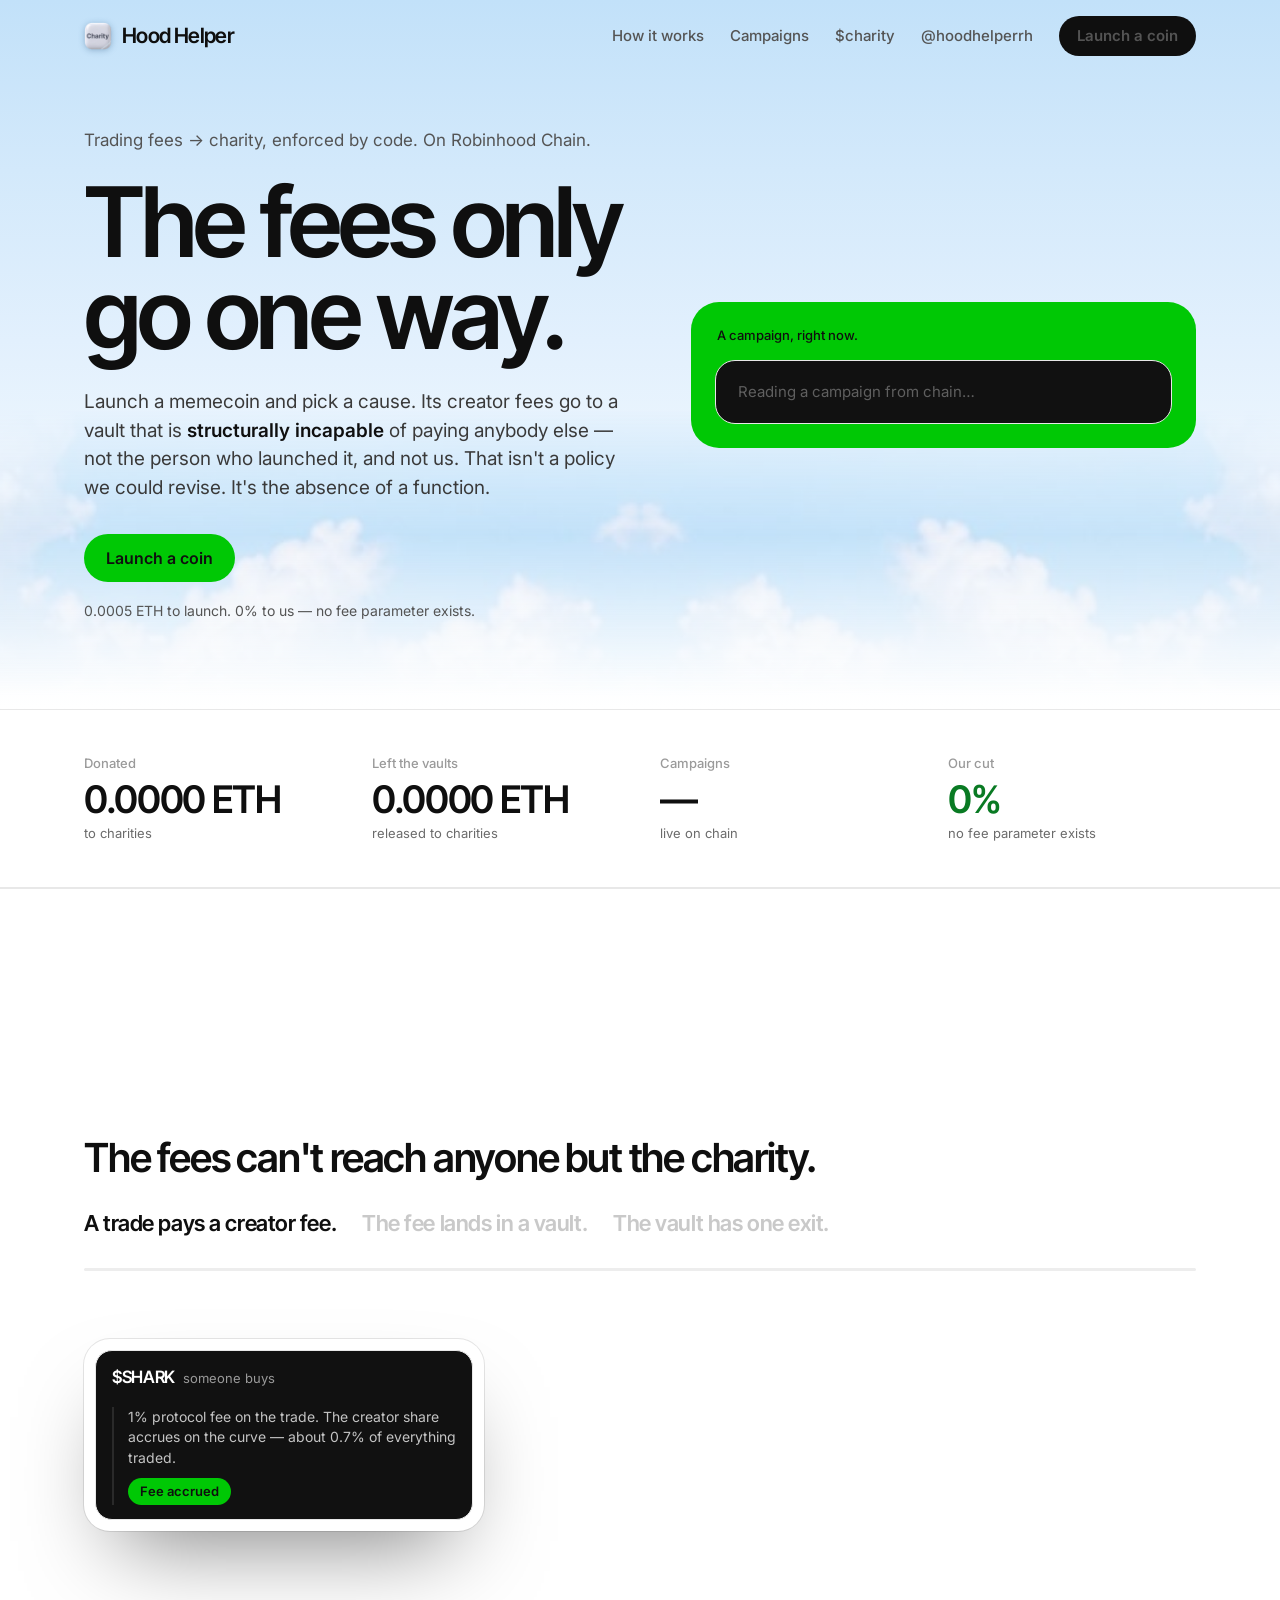
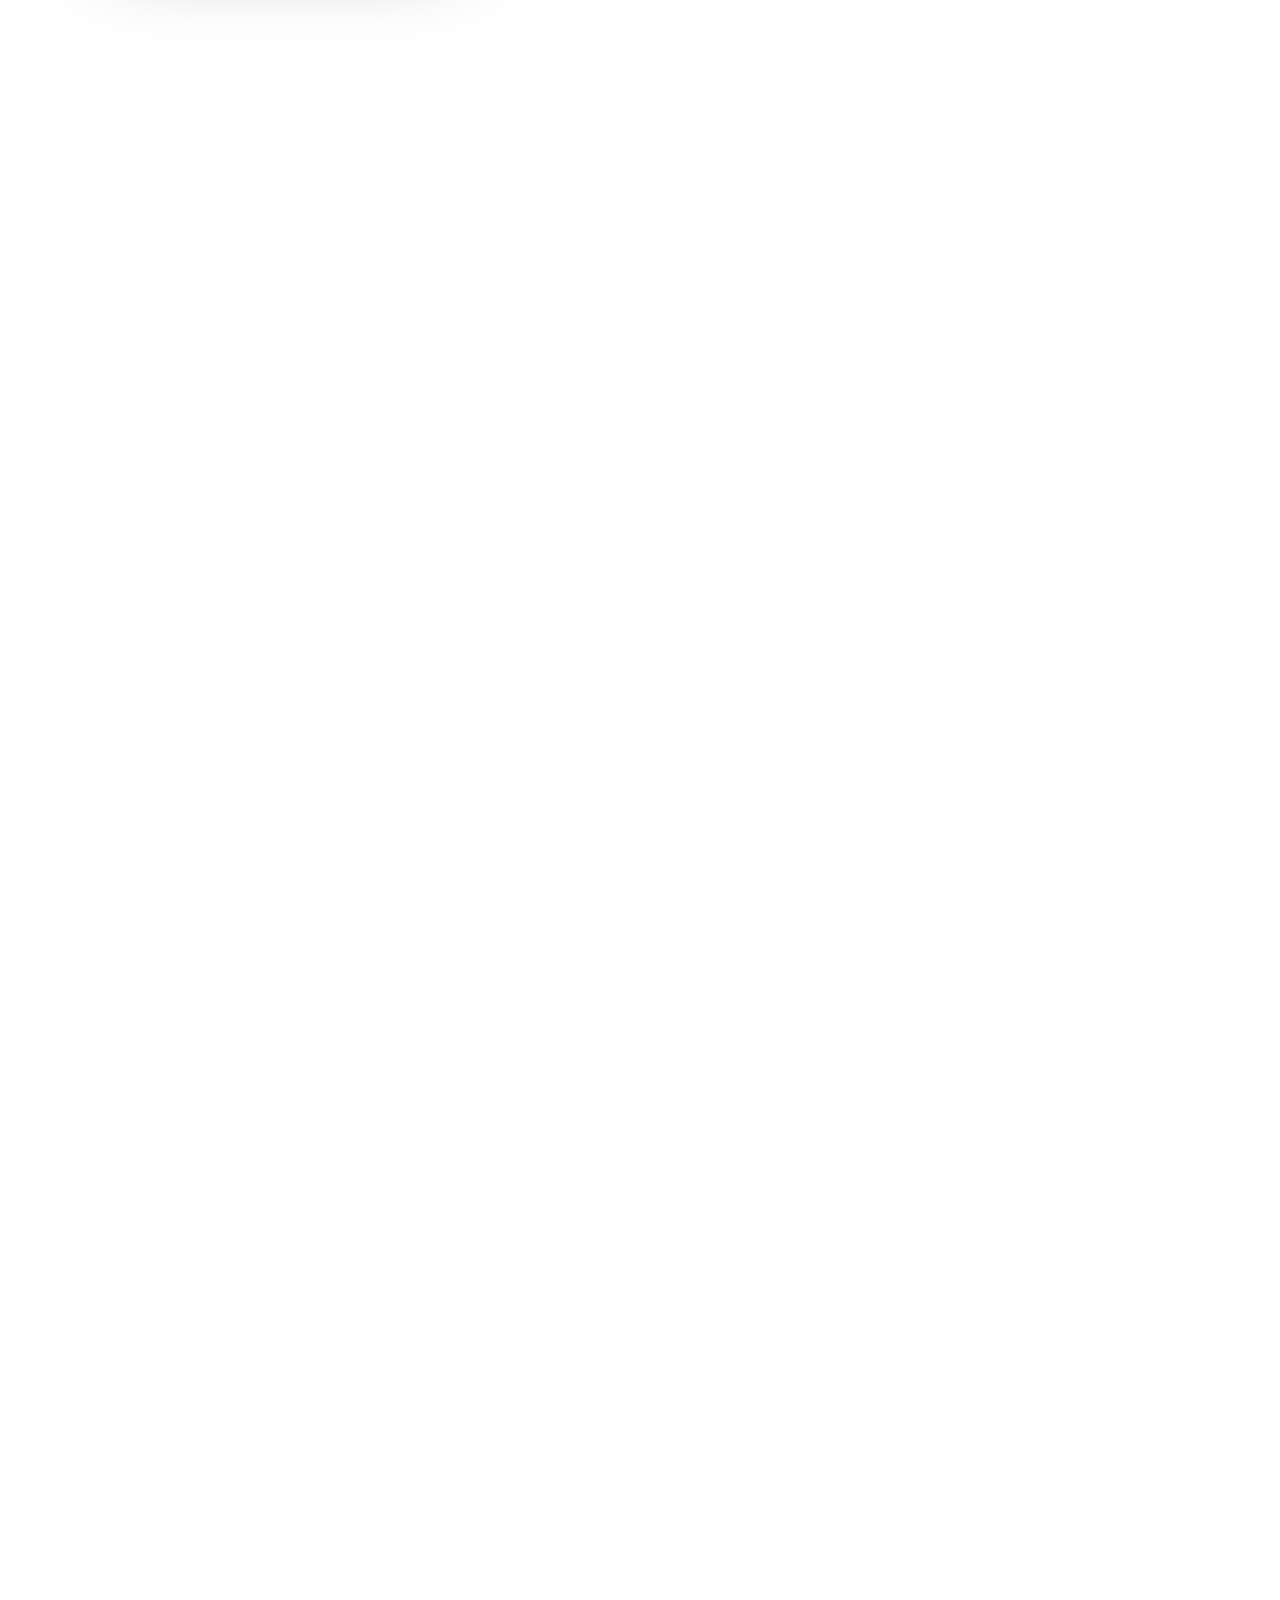
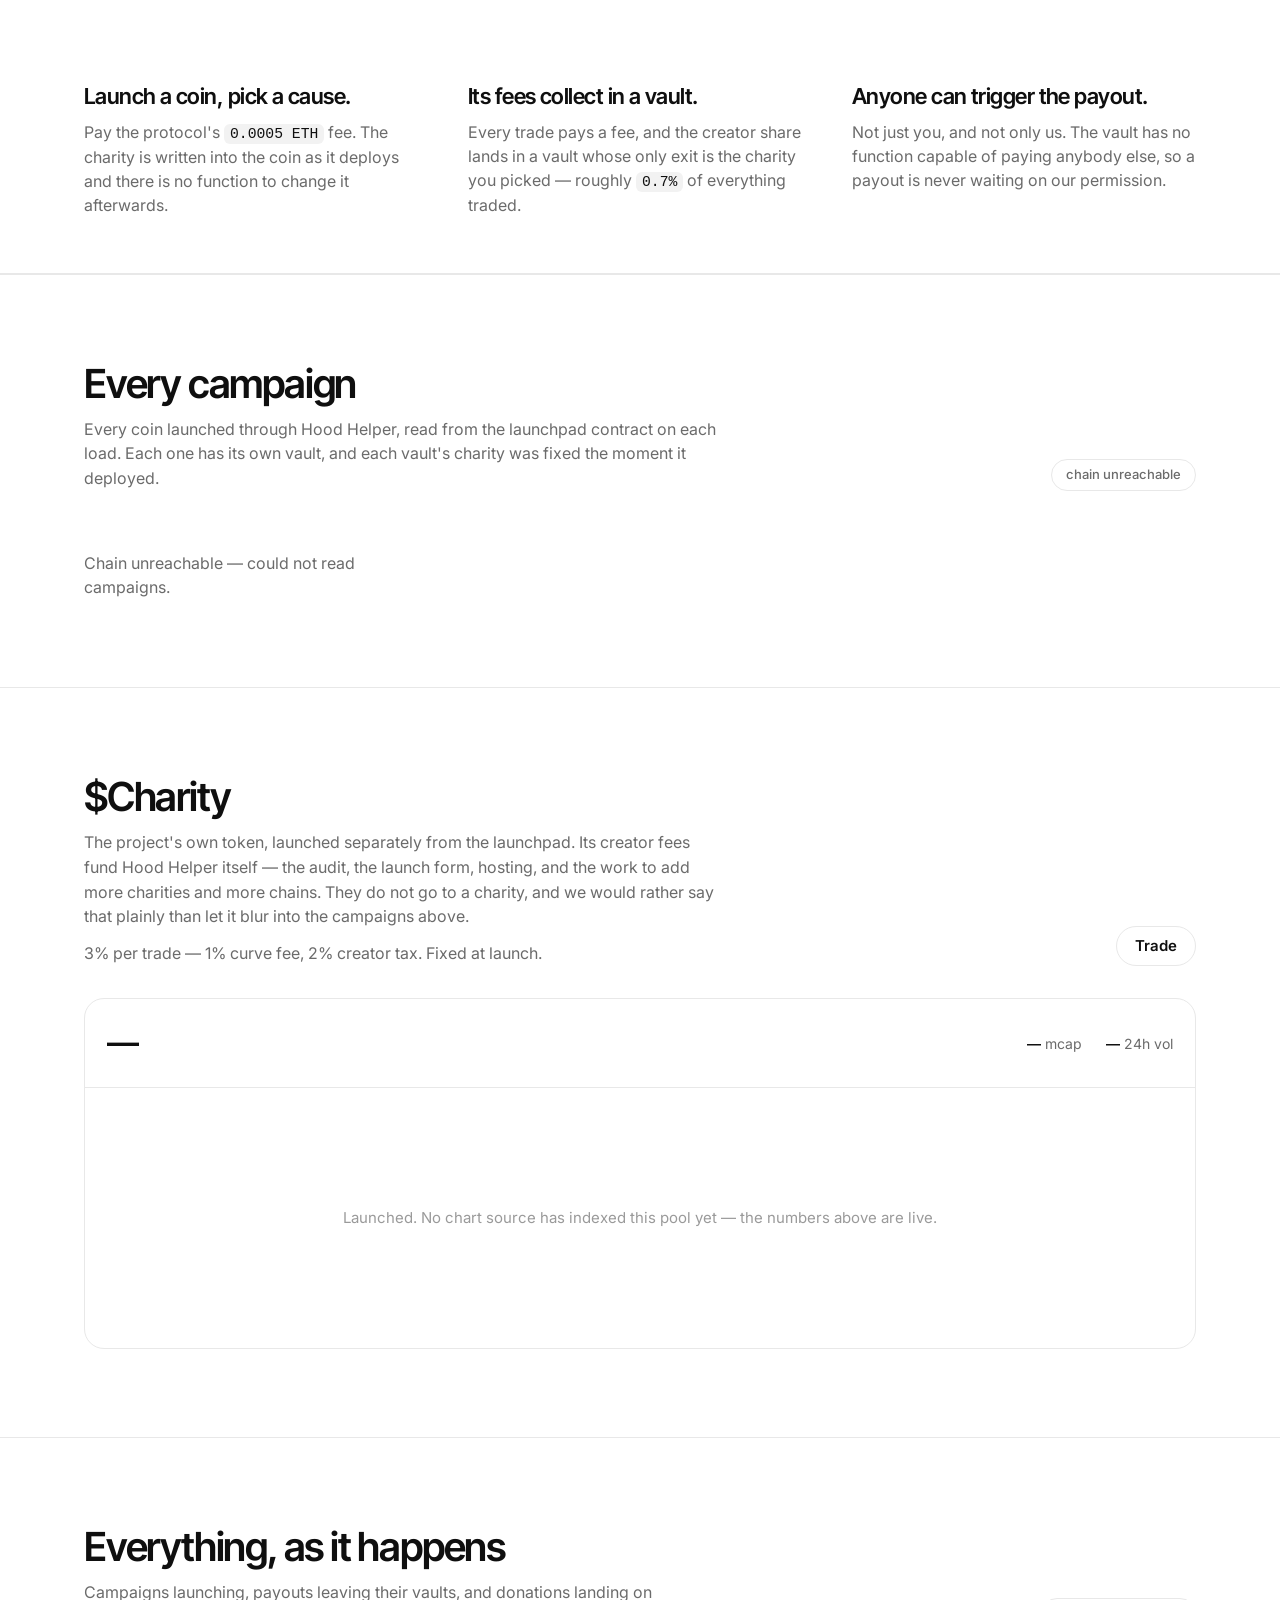
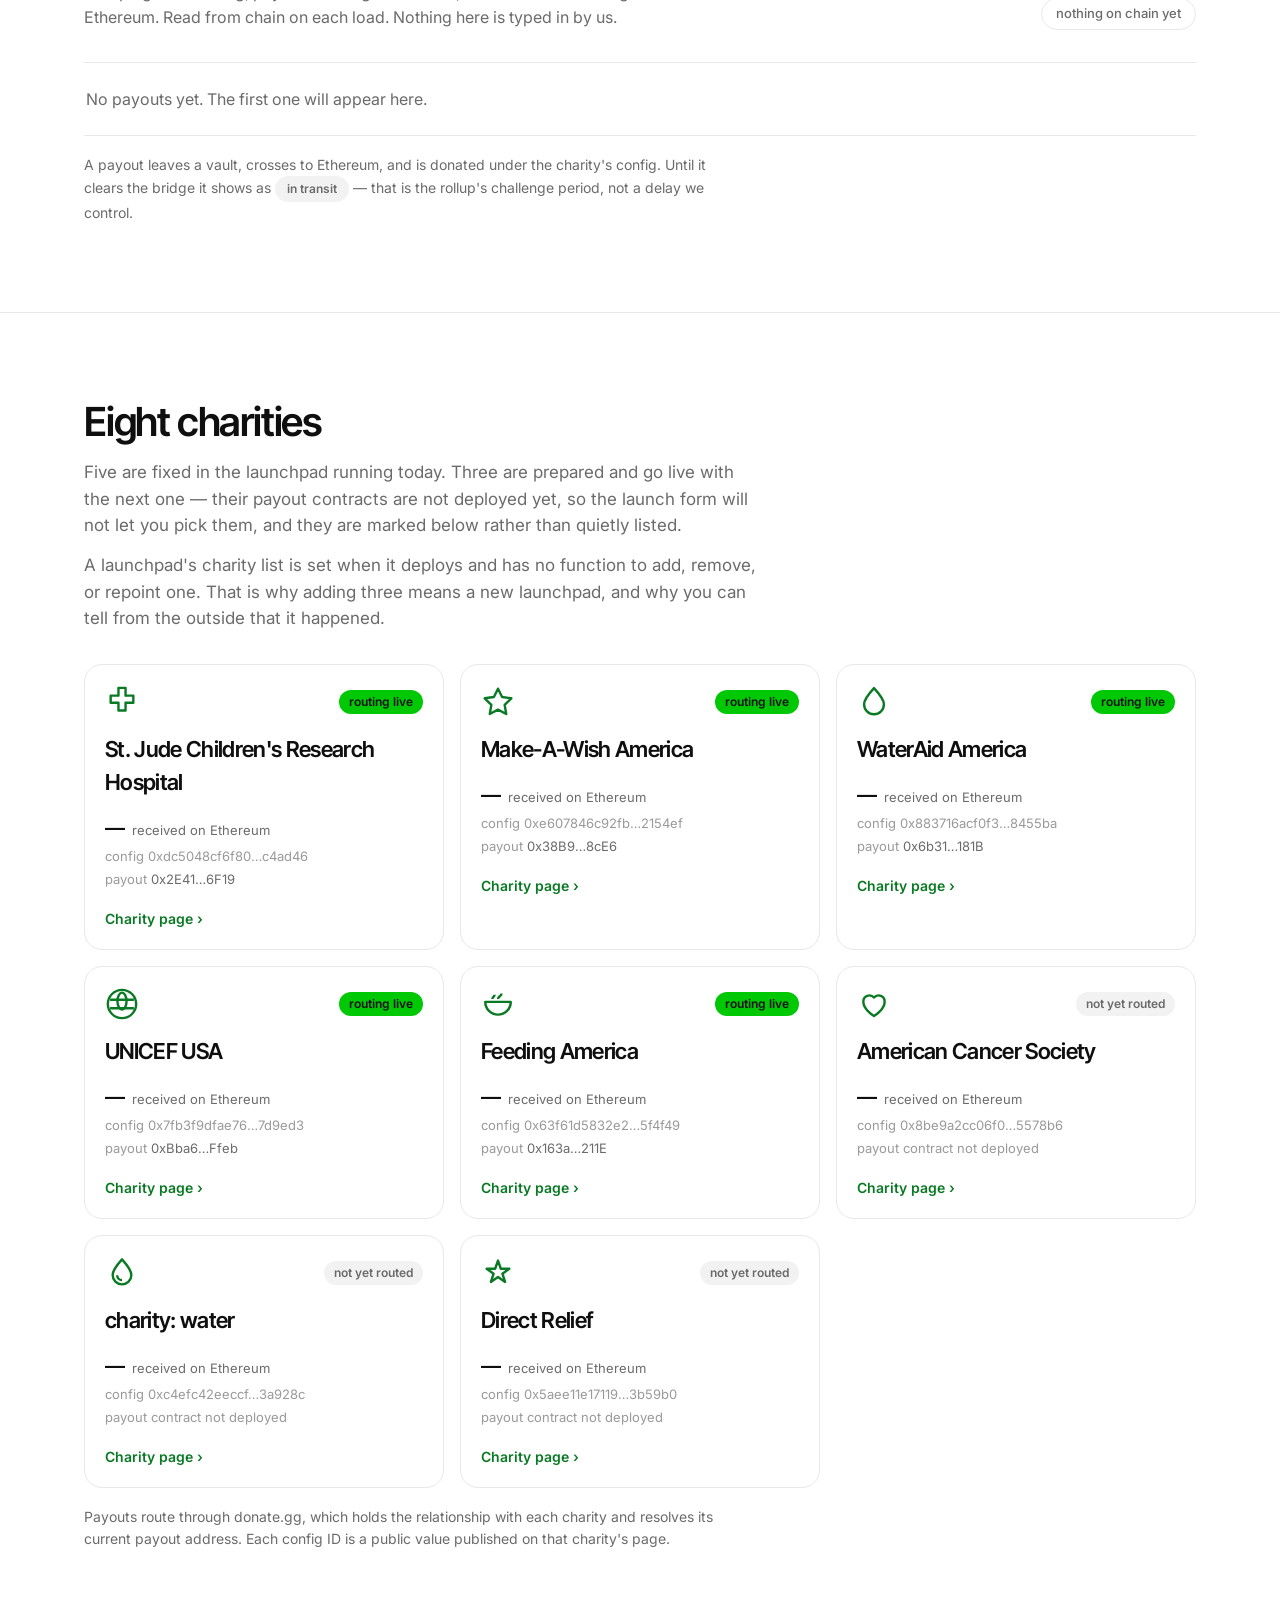
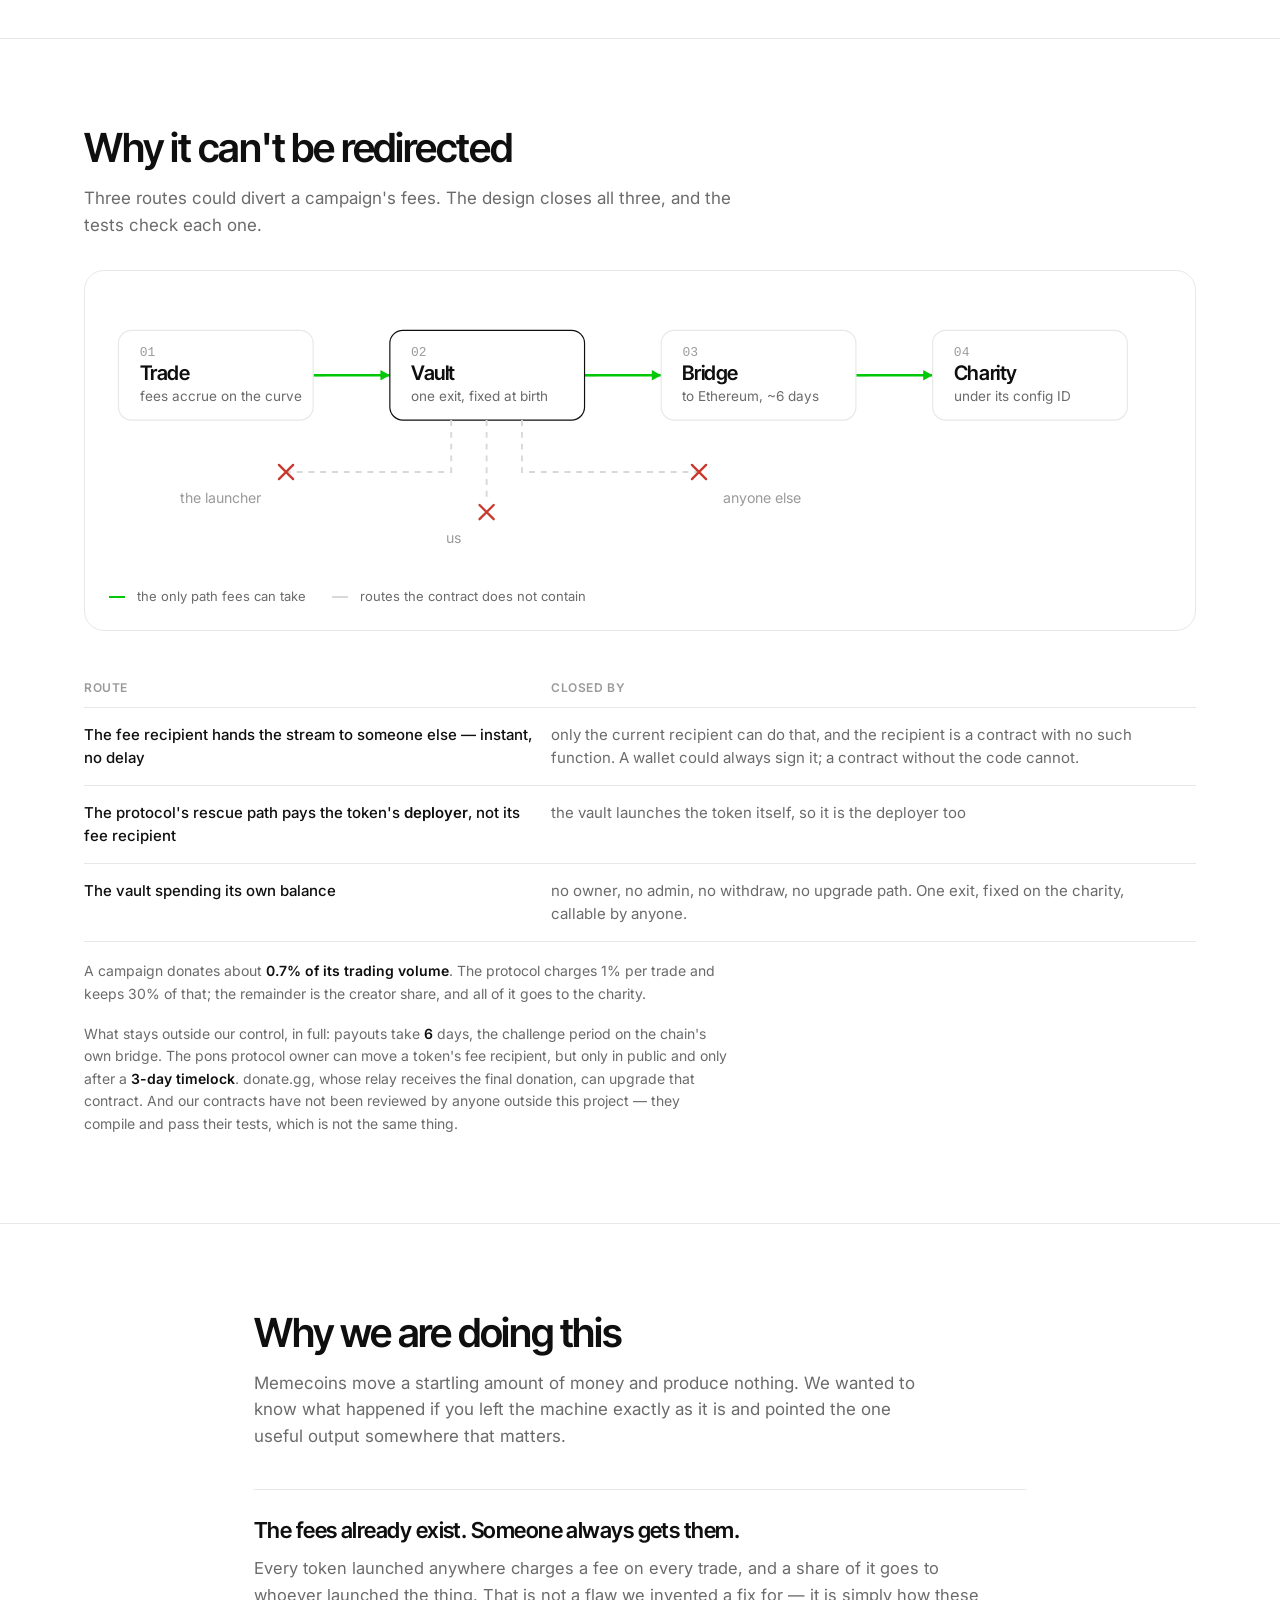
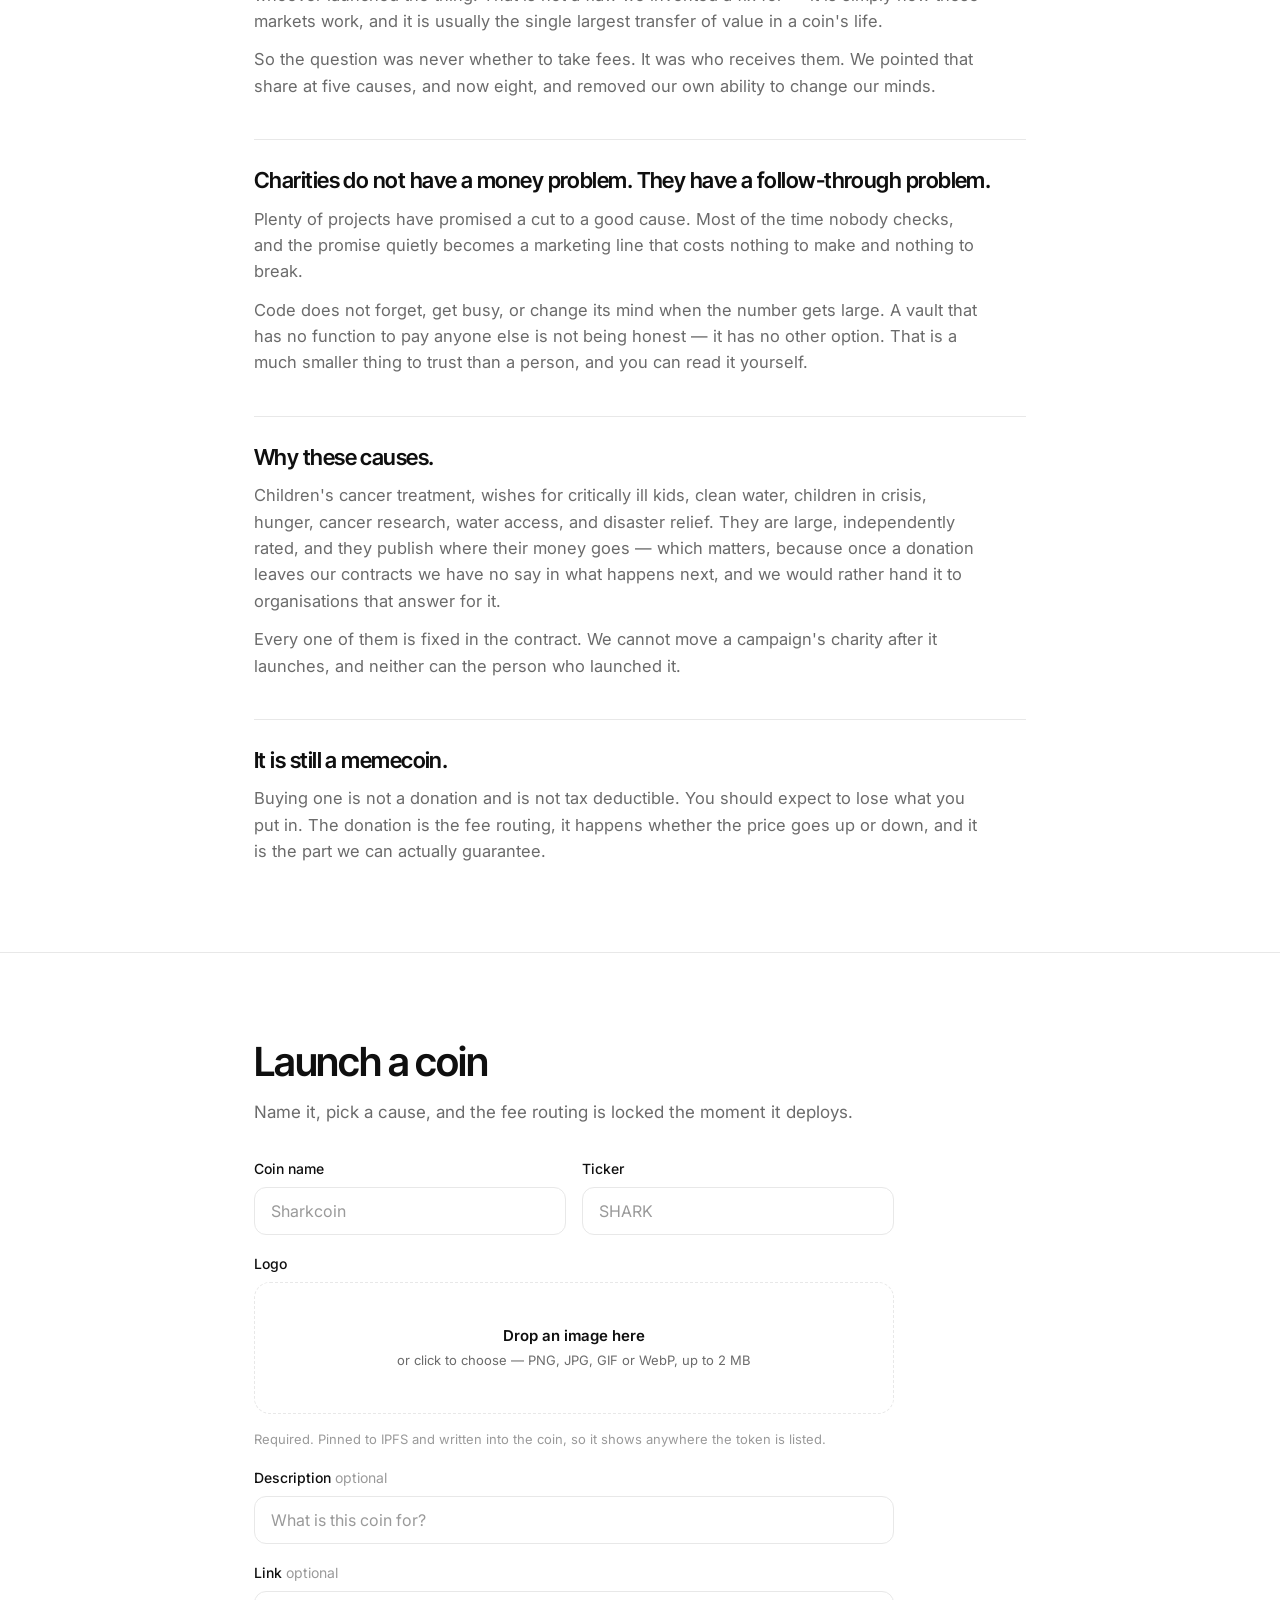
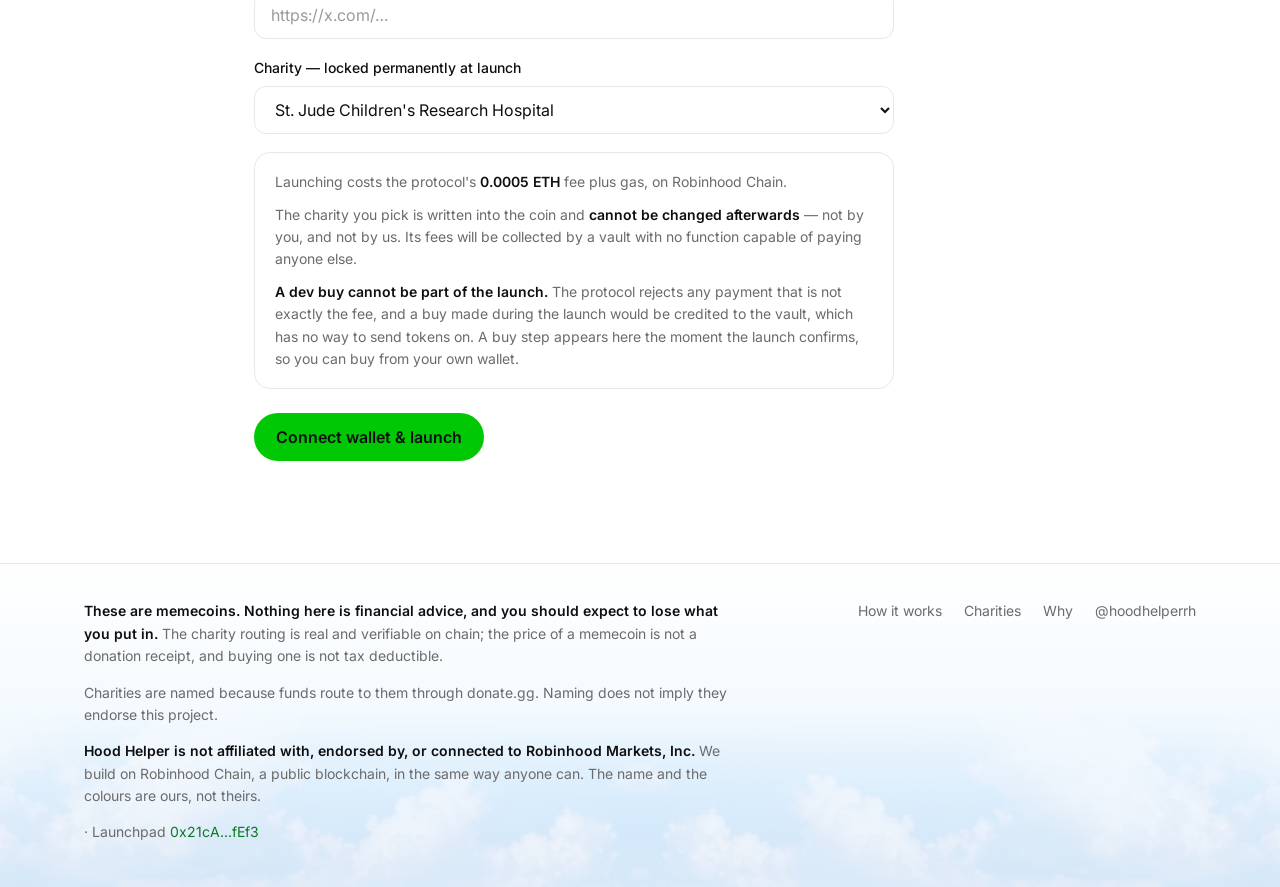
<file: index.html>
<!DOCTYPE html>
<html lang="en">
<head>
<meta charset="UTF-8">
<meta name="viewport" content="width=device-width, initial-scale=1.0">
<title>Hood Helper — fees that can only reach a charity</title>
<meta name="description" content="Launch a memecoin on Robinhood Chain. Its creator fees are locked to a charity by the contract itself — not by a promise, and not by us holding a key.">
<meta property="og:title" content="Hood Helper">
<meta property="og:image" content="https://hoodhelper.xyz/brand/banner.png?v=2">
<meta name="twitter:card" content="summary_large_image">
<meta property="og:description" content="Memecoin fees that can only reach a charity. No owner, no withdraw, no key.">
<link rel="icon" href="brand/favicon-64.png?v=2" sizes="64x64" type="image/png">
<link rel="apple-touch-icon" href="brand/favicon-180.png?v=2">
<link rel="preconnect" href="https://fonts.googleapis.com">
<link rel="preconnect" href="https://fonts.gstatic.com" crossorigin>
<link href="https://fonts.googleapis.com/css2?family=Inter+Tight:wght@500;600&family=Inter:wght@400;500;600&display=swap" rel="stylesheet">
<link rel="stylesheet" href="style.css?v=39">
</head>
<body class="motion">

<div class="sky">
<header class="bar">
  <div class="wrap bar-in">
    <a class="mark" href="./"><img src="brand/mark.png?v=2" alt="" width="28" height="28">Hood&nbsp;Helper</a>
    <nav class="nav">
      <a href="#how">How it works</a>
      <a href="#campaigns">Campaigns</a>
      <a href="#token">$charity</a>
      <a href="https://x.com/hoodhelperrh" target="_blank" rel="noopener">@hoodhelperrh</a>
      <a href="#launch" class="btn">Launch a coin</a>
    </nav>
  </div>
</header>

<section class="hero">
  <div class="wrap">
    <div>
      <p class="kicker">Trading fees → charity, enforced by code. On Robinhood Chain.</p>
      <h1>The fees only<br class="br-wide"> go one way.</h1>
      <p class="lede">Launch a memecoin and pick a cause. Its creator fees go to a vault that is
      <em>structurally incapable</em> of paying anybody else — not the person who launched it, and
      not us. That isn't a policy we could revise. It's the absence of a function.</p>
      <div class="cta">
        <a href="#launch" class="btn go">Launch a coin</a>
        <span class="note">0.0005 ETH to launch. 0% to us — no fee parameter exists.</span>
      </div>
    </div>

    <div class="tile">
      <div class="tile-cap">
        <span>A campaign, right now.</span>
      </div>
      <div class="card" id="hero-campaign">
        <p class="hp-wait">Reading a campaign from chain…</p>
      </div>
    </div>
  </div>
</section>
</div>

<section class="statband">
  <div class="wrap" id="stats">
    <div class="stat"><span class="k">Donated</span><span class="v" id="s-donated">—</span><span class="n">to charities</span></div>
    <div class="stat"><span class="k">Left the vaults</span><span class="v" id="s-transit">—</span><span class="n">released to charities</span></div>
    <div class="stat"><span class="k">Campaigns</span><span class="v" id="s-campaigns">—</span><span class="n">live on chain</span></div>
    <div class="stat"><span class="k">Our cut</span><span class="v ok">0%</span><span class="n">no fee parameter exists</span></div>
  </div>
</section>

<!-- The sequence, told once, as the page scrolls through it. -->
<section class="story" id="story">
  <div class="story-sticky">
    <div class="story-copy">
      <h2>The fees can't reach anyone but the charity.</h2>
      <div class="story-steps">
        <p>A trade pays a creator fee.</p>
        <p>The fee lands in a vault.</p>
        <p>The vault has one exit.</p>
      </div>
      <div class="storybar"><i id="storybar-fill"></i></div>
    </div>

    <div class="stage">
      <div class="frame">
        <div class="card">
          <div class="fr-top"><b>$SHARK</b><span>someone buys</span></div>
          <div class="fr-line">
            <p>1% protocol fee on the trade. The creator share accrues on the curve — about 0.7%
            of everything traded.</p>
            <span class="fr-tag">Fee accrued</span>
          </div>
        </div>
      </div>
      <div class="frame">
        <div class="card">
          <div class="fr-top"><b>Vault</b><span>no owner</span></div>
          <div class="fr-line">
            <p>The vault launched the coin, so it is both deployer and fee recipient. It has no
            withdraw, no admin, and no upgrade path.</p>
            <span class="fr-tag">One exit, fixed at birth</span>
          </div>
        </div>
      </div>
      <div class="frame">
        <div class="card">
          <div class="fr-top"><b>St. Jude</b><span>on Ethereum</span></div>
          <div class="fr-line">
            <p>Anyone can trigger the payout. It crosses the bridge and is donated under the
            charity's own config ID.</p>
            <span class="fr-tag">Settled</span>
          </div>
        </div>
      </div>
    </div>
  </div>
</section>

<!-- ============ how it works ============ -->
<section class="band">
  <div class="wrap">
    <div>
      <h3>Launch a coin, pick a cause.</h3>
      <p>Pay the protocol's <code>0.0005 ETH</code> fee. The charity is written into the coin as it
      deploys and there is no function to change it afterwards.</p>
    </div>
    <div>
      <h3>Its fees collect in a vault.</h3>
      <p>Every trade pays a fee, and the creator share lands in a vault whose only exit is the
      charity you picked — roughly <code>0.7%</code> of everything traded.</p>
    </div>
    <div>
      <h3>Anyone can trigger the payout.</h3>
      <p>Not just you, and not only us. The vault has no function capable of paying anybody else,
      so a payout is never waiting on our permission.</p>
    </div>
  </div>
</section>

<!-- ============ every campaign ============ -->
<section class="panel" id="campaigns">
  <div class="wrap">
    <div class="sec-head">
      <div>
        <h2>Every campaign</h2>
        <p class="sub tight">Every coin launched through Hood Helper, read from the launchpad
        contract on each load. Each one has its own vault, and each vault's charity was fixed the
        moment it deployed.</p>
      </div>
      <span class="chip" id="campaign-src">reading chain…</span>
    </div>

    <div class="marquee" id="camp-marquee" hidden><div class="pills" id="camp-pills"></div></div>

    <div id="campaign-list" class="cards">
      <p class="empty">No campaigns yet. The first one launched will appear here, read live from chain.</p>
    </div>
  </div>
</section>

<!-- ============ the project token ============ -->
<section class="panel" id="token">
  <div class="wrap">
    <div class="sec-head">
      <div>
        <h2>$<span id="t-sym">charity</span></h2>
        <p class="sub tight">The project's own token, launched separately from the launchpad. Its
        creator fees fund Hood Helper itself — the audit, the launch form, hosting, and the work to
        add more charities and more chains. They do not go to a charity, and we would rather say
        that plainly than let it blur into the campaigns above.</p>
        <p class="sub tight" id="t-fee"></p>
      </div>
      <a id="t-buy" class="btn ghost sm" target="_blank" rel="noopener" hidden>Trade</a>
    </div>

    <div class="chartwrap">
      <div class="chart-head">
        <div>
          <span class="price" id="t-price">—</span>
          <span class="delta" id="t-delta"></span>
        </div>
        <div class="chart-meta">
          <span><b id="t-mcap">—</b> <span id="t-mcap-label">mcap</span></span>
          <span><b id="t-vol">—</b> 24h vol</span>
        </div>
      </div>
      <div class="chart" id="t-chart">
        <p class="chart-empty" id="t-empty">Not launched yet. When it is, the chart draws itself from chain data.</p>
      </div>
    </div>
  </div>
</section>

<!-- ============ the donation ledger ============ -->
<section class="panel" id="ledger">
  <div class="wrap">
    <div class="sec-head">
      <div>
        <h2>Everything, as it happens</h2>
        <p class="sub tight">Campaigns launching, payouts leaving their vaults, and donations landing on
        Ethereum. Read from chain on each load. Nothing here is typed in by us.</p>
      </div>
      <span class="chip" id="ledger-src">reading chain…</span>
    </div>

    <div class="ledger" id="ledger-list">
      <div class="led-empty">Looking for payouts…</div>
    </div>

    <p class="fine">A payout leaves a vault, crosses to Ethereum, and is donated under the
    charity's config. Until it clears the bridge it shows as <span class="pill transit">in
    transit</span> — that is the rollup's challenge period, not a delay we control.</p>
  </div>
</section>

<section class="panel" id="charities">
  <div class="wrap">
    <h2>Eight charities</h2>
    <p class="sub">Five are fixed in the launchpad running today. Three are prepared and go live
    with the next one — their payout contracts are not deployed yet, so the launch form will not
    let you pick them, and they are marked below rather than quietly listed.</p>
    <p class="sub">A launchpad's charity list is set when it deploys and has no function to add,
    remove, or repoint one. That is why adding three means a new launchpad, and why you can tell
    from the outside that it happened.</p>
    <div class="grid" id="charity-grid"></div>
    <p class="fine">Payouts route through donate.gg, which holds the relationship with each charity
    and resolves its current payout address. Each config ID is a public value published on that
    charity's page.</p>
  </div>
</section>

<section class="panel" id="how">
  <div class="wrap">
    <h2>Why it can't be redirected</h2>
    <p class="sub">Three routes could divert a campaign's fees. The design closes all three, and the
    tests check each one.</p>

    <div class="diagram">
      <svg viewBox="0 0 900 232" role="img"
           aria-label="A trade's fees accrue on the curve, collect in the campaign vault, cross the bridge to Ethereum, and are donated to the charity. From the vault there is no path to the launcher, to us, or to anyone else.">
        <!-- the live path -->
        <path id="d-path" class="d-wire live"
              d="M173 68 H238 M403 68 H468 M633 68 H698"/>
        <path class="d-pulse" d="M173 68 H238 M403 68 H468 M633 68 H698"/>

        <!-- arrowheads on the live path -->
        <g fill="var(--accent)">
          <path d="M238 68 l-8 -4.5 v9 z"/><path d="M468 68 l-8 -4.5 v9 z"/><path d="M698 68 l-8 -4.5 v9 z"/>
        </g>

        <!-- 01 trade -->
        <rect class="d-node" x="8" y="30" width="165" height="76" rx="11"/>
        <text class="d-step" x="26" y="52">01</text>
        <text class="d-title" x="26" y="72">Trade</text>
        <text class="d-sub" x="26" y="90">fees accrue on the curve</text>

        <!-- 02 vault -->
        <rect class="d-node is-vault" x="238" y="30" width="165" height="76" rx="11"/>
        <text class="d-step" x="256" y="52">02</text>
        <text class="d-title" x="256" y="72">Vault</text>
        <text class="d-sub" x="256" y="90">one exit, fixed at birth</text>

        <!-- 03 bridge -->
        <rect class="d-node" x="468" y="30" width="165" height="76" rx="11"/>
        <text class="d-step" x="486" y="52">03</text>
        <text class="d-title" x="486" y="72">Bridge</text>
        <text class="d-sub" x="486" y="90">to Ethereum, ~6 days</text>

        <!-- 04 charity -->
        <rect class="d-node" x="698" y="30" width="165" height="76" rx="11"/>
        <text class="d-step" x="716" y="52">04</text>
        <text class="d-title" x="716" y="72">Charity</text>
        <text class="d-sub" x="716" y="90">under its config ID</text>

        <!-- the three routes that do not exist -->
        <g>
          <path class="d-dead" d="M290 106 V150 H150"/>
          <path class="d-dead" d="M320 106 V172 H320"/>
          <path class="d-dead" d="M350 106 V150 H500"/>
          <g class="d-x">
            <path d="M144 144 l12 12 M156 144 l-12 12"/>
            <path d="M314 178 l12 12 M326 178 l-12 12"/>
            <path d="M494 144 l12 12 M506 144 l-12 12"/>
          </g>
          <text class="d-deadlabel" x="60"  y="176">the launcher</text>
          <text class="d-deadlabel" x="286" y="210">us</text>
          <text class="d-deadlabel" x="520" y="176">anyone else</text>
        </g>
      </svg>

      <div class="d-legend">
        <span><i></i> the only path fees can take</span>
        <span><i class="dead"></i> routes the contract does not contain</span>
      </div>
    </div>

    <div class="proof">
      <table class="tbl">
        <thead><tr><th>Route</th><th>Closed by</th></tr></thead>
        <tbody>
          <tr>
            <td>The fee recipient hands the stream to someone else — instant, no delay</td>
            <td>only the current recipient can do that, and the recipient is a contract with no
            such function. A wallet could always sign it; a contract without the code cannot.</td>
          </tr>
          <tr>
            <td>The protocol's rescue path pays the token's <em>deployer</em>, not its fee recipient</td>
            <td>the vault launches the token itself, so it is the deployer too</td>
          </tr>
          <tr>
            <td>The vault spending its own balance</td>
            <td>no owner, no admin, no withdraw, no upgrade path. One exit, fixed on the charity,
            callable by anyone.</td>
          </tr>
        </tbody>
      </table>
    </div>

    <p class="fine">A campaign donates about <strong>0.7% of its trading volume</strong>. The
    protocol charges 1% per trade and keeps 30% of that; the remainder is the creator share, and
    all of it goes to the charity.</p>

    <p class="fine">What stays outside our control, in full: payouts take
    <strong id="lim-days">6</strong> days, the challenge period on the chain's own bridge. The
    pons protocol owner can move a token's fee recipient, but only in public and only after a
    <strong>3-day timelock</strong>. donate.gg, whose relay receives the final donation, can upgrade
    that contract. And our contracts have not been reviewed by anyone outside this project — they
    compile and pass their tests, which is not the same thing.</p>
  </div>
</section>

<section class="panel" id="why">
  <div class="wrap narrow">
    <h2>Why we are doing this</h2>
    <p class="sub">Memecoins move a startling amount of money and produce nothing. We wanted to
    know what happened if you left the machine exactly as it is and pointed the one useful output
    somewhere that matters.</p>

    <div class="limit">
      <h3>The fees already exist. Someone always gets them.</h3>
      <p>Every token launched anywhere charges a fee on every trade, and a share of it goes to
      whoever launched the thing. That is not a flaw we invented a fix for — it is simply how these
      markets work, and it is usually the single largest transfer of value in a coin's life.</p>
      <p>So the question was never whether to take fees. It was who receives them. We pointed that
      share at five causes, and now eight, and removed our own ability to change our minds.</p>
    </div>

    <div class="limit">
      <h3>Charities do not have a money problem. They have a follow-through problem.</h3>
      <p>Plenty of projects have promised a cut to a good cause. Most of the time nobody checks, and
      the promise quietly becomes a marketing line that costs nothing to make and nothing to break.</p>
      <p>Code does not forget, get busy, or change its mind when the number gets large. A vault that
      has no function to pay anyone else is not being honest — it has no other option. That is a
      much smaller thing to trust than a person, and you can read it yourself.</p>
    </div>

    <div class="limit">
      <h3>Why these causes.</h3>
      <p>Children's cancer treatment, wishes for critically ill kids, clean water, children in
      crisis, hunger, cancer research, water access, and disaster relief. They are large,
      independently rated, and they publish where their money goes — which matters, because once a
      donation leaves our contracts we have no say in what happens next, and we would rather hand it
      to organisations that answer for it.</p>
      <p>Every one of them is fixed in the contract. We cannot move a campaign's charity after it
      launches, and neither can the person who launched it.</p>
    </div>

    <div class="limit">
      <h3>It is still a memecoin.</h3>
      <p>Buying one is not a donation and is not tax deductible. You should expect to lose what you
      put in. The donation is the fee routing, it happens whether the price goes up or down, and it
      is the part we can actually guarantee.</p>
    </div>
  </div>
</section>

<section class="panel" id="launch">
  <div class="wrap narrow">
    <h2>Launch a coin</h2>
    <p class="sub">Name it, pick a cause, and the fee routing is locked the moment it deploys.</p>
    <form class="lform" id="lform" novalidate>
      <div class="frow">
        <div class="fi">
          <label for="f-name">Coin name</label>
          <input id="f-name" type="text" maxlength="32" placeholder="Sharkcoin" autocomplete="off">
        </div>
        <div class="fi">
          <label for="f-sym">Ticker</label>
          <input id="f-sym" type="text" maxlength="10" placeholder="SHARK" autocomplete="off">
        </div>
      </div>

      <div class="fi">
        <label for="f-logo-input">Logo</label>
        <!-- pons stores a token logo as an ipfs:// CID, so the file is pinned
             before the launch is built and the CID goes into the calldata. -->
        <div class="drop" id="f-drop" tabindex="0" role="button"
             aria-describedby="f-logo-hint">
          <input id="f-logo-input" type="file" accept="image/png,image/jpeg,image/gif,image/webp" hidden>
          <img id="f-logo-preview" alt="" hidden>
          <div class="drop-copy" id="f-logo-copy">
            <b>Drop an image here</b>
            <span>or click to choose &mdash; PNG, JPG, GIF or WebP, up to 2&nbsp;MB</span>
          </div>
        </div>
        <p class="drop-note" id="f-logo-hint">Required. Pinned to IPFS and written into the coin, so it shows anywhere the token is listed.</p>
      </div>

      <div class="fi">
        <label for="f-desc">Description <span class="opt">optional</span></label>
        <input id="f-desc" type="text" maxlength="120" placeholder="What is this coin for?" autocomplete="off">
      </div>

      <div class="fi">
        <label for="f-x">Link <span class="opt">optional</span></label>
        <input id="f-x" type="text" maxlength="120" placeholder="https://x.com/…" autocomplete="off">
      </div>

      <div class="fi">
        <label for="f-charity">Charity — locked permanently at launch</label>
        <select id="f-charity"></select>
      </div>

      <div class="lnote">
        <p>Launching costs the protocol's <b>0.0005 ETH</b> fee plus gas, on Robinhood Chain.</p>
        <p>The charity you pick is written into the coin and <b>cannot be changed afterwards</b> —
        not by you, and not by us. Its fees will be collected by a vault with no function capable
        of paying anyone else.</p>
        <p><b>A dev buy cannot be part of the launch.</b> The protocol rejects any payment that
        is not exactly the fee, and a buy made during the launch would be credited to the vault,
        which has no way to send tokens on. A buy step appears here the moment the launch
        confirms, so you can buy from your own wallet.</p>
      </div>

      <button class="btn go" id="l-go" type="submit">Connect wallet &amp; launch</button>
      <p class="lstatus" id="l-status"></p>
    </form>

    <!-- Shown only after a launch confirms. A dev buy cannot be part of the
         launch itself: pons reverts on any payment that is not exactly the fee,
         and tokens bought during the launch would be credited to the vault,
         which has no way to send them anywhere. -->
    <div class="buystep" id="buystep" hidden>
      <h3>Buy some of <span id="b-sym">your coin</span></h3>
      <p class="sub tight">This is an ordinary trade from your own wallet, so the tokens
      are yours. It could not have been folded into the launch — the protocol rejects any
      payment that is not exactly the 0.0005 ETH fee, and a buy made during the launch
      would be credited to the campaign vault, which has no function to send tokens
      anywhere. It pays the same 1% fee as any other trade, so 0.7% of it reaches the
      charity: your own buy makes the first donation.</p>
      <div class="buyrow">
        <div class="fi">
          <label for="b-amt">Amount in ETH</label>
          <input id="b-amt" type="text" inputmode="decimal" placeholder="0.05" autocomplete="off">
        </div>
        <button class="btn go" id="b-go" type="button">Buy</button>
      </div>
      <p class="buyquote" id="b-quote"></p>
      <p class="lstatus" id="b-status"></p>
    </div>
  </div>
</section>

<footer>
  <div class="wrap foot">
    <div>
    <p class="fine"><strong>These are memecoins. Nothing here is financial advice, and you should
    expect to lose what you put in.</strong> The charity routing is real and verifiable on chain;
    the price of a memecoin is not a donation receipt, and buying one is not tax deductible.</p>
    <p class="fine">Charities are named because funds route to them through donate.gg. Naming does
    not imply they endorse this project.</p>
    <p class="fine"><strong>Hood Helper is not affiliated with, endorsed by, or connected to
    Robinhood Markets, Inc.</strong> We build on Robinhood Chain, a public blockchain, in the same
    way anyone can. The name and the colours are ours, not theirs.</p>
    <p class="fine"><span id="contracts"></span></p>
    </div>
    <nav>
      <a href="#how">How it works</a>
      <a href="#charities">Charities</a>
      <a href="#why">Why</a>
      <a href="https://x.com/hoodhelperrh" target="_blank" rel="noopener">@hoodhelperrh</a>
    </nav>
  </div>
</footer>

<script src="config.js?v=34"></script>
<script src="app.js?v=34"></script>
<script src="polish.js?v=6" defer></script>
<script src="launch.js?v=6"></script>
</body>
</html>
</file>
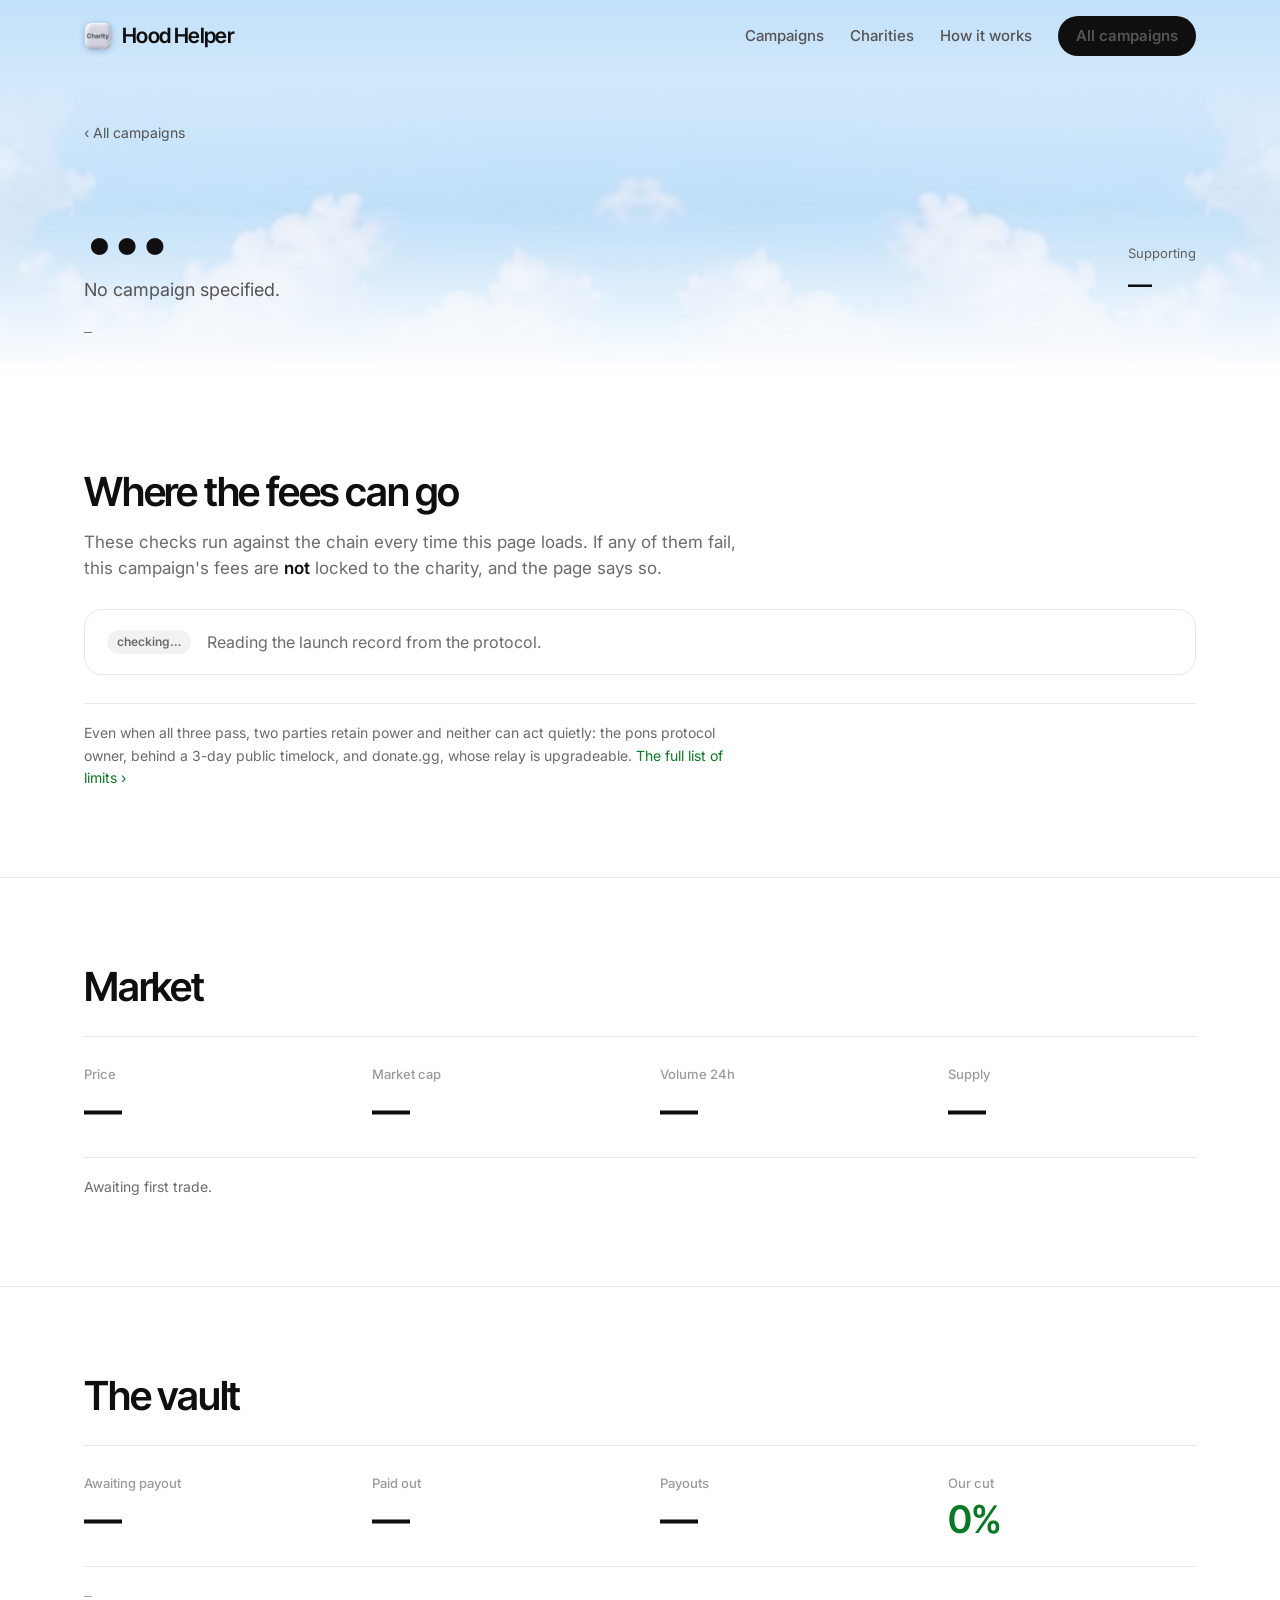
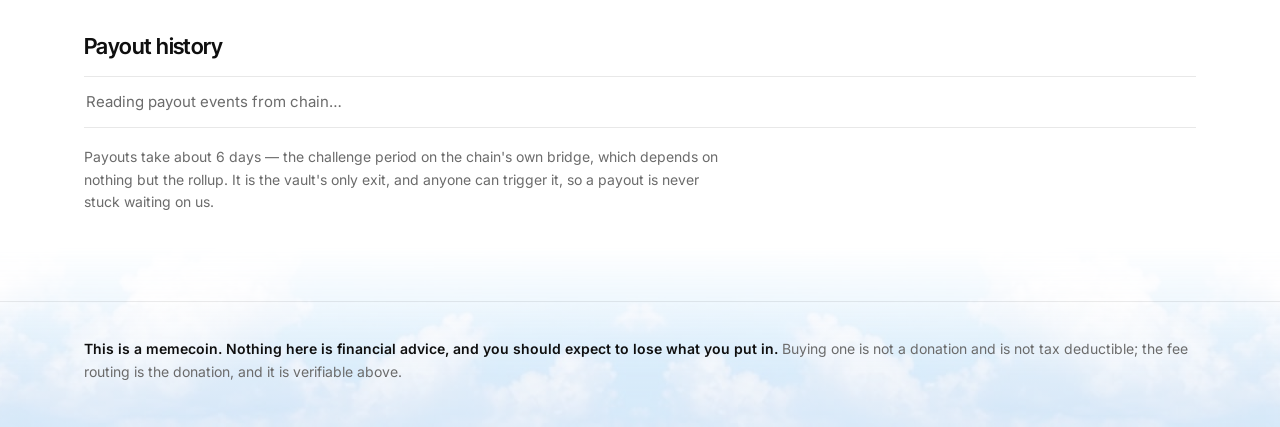
<file: campaign.html>
<!DOCTYPE html>
<html lang="en">
<head>
<meta charset="UTF-8">
<meta name="viewport" content="width=device-width, initial-scale=1.0">
<title>Campaign — Hood Helper</title>
<meta name="description" content="A campaign coin, its charity, and on-chain proof of where its fees can go.">
<link rel="icon" href="brand/favicon-64.png?v=2" sizes="64x64" type="image/png">
<link rel="apple-touch-icon" href="brand/favicon-180.png?v=2">
<link rel="preconnect" href="https://fonts.googleapis.com">
<link rel="preconnect" href="https://fonts.gstatic.com" crossorigin>
<link href="https://fonts.googleapis.com/css2?family=Inter+Tight:wght@500;600&family=Inter:wght@400;500;600&display=swap" rel="stylesheet">
<link rel="stylesheet" href="style.css?v=39">
</head>
<body>

<div class="sky">
<header class="bar">
  <div class="wrap bar-in">
    <a class="mark" href="./"><img src="brand/mark.png?v=2" alt="" width="28" height="28">Hood&nbsp;Helper</a>
    <nav class="nav">
      <a href="./#campaigns">Campaigns</a>
      <a href="./#charities">Charities</a>
      <a href="./#how">How it works</a>
      <a href="./" class="btn">All campaigns</a>
    </nav>
  </div>
</header>

<section class="camp-head">
  <div class="wrap">
    <a class="back" href="./">‹ All campaigns</a>
    <div class="camp-top">
      <div class="camp-id">
        <img id="c-logo" class="camp-logo" alt="" width="72" height="72" hidden>
        <div>
        <h1 id="c-symbol">…</h1>
        <p class="camp-name" id="c-name">Loading from chain…</p>
        </div>
      </div>
      <div class="camp-charity">
        <span class="k">Supporting</span>
        <span class="v" id="c-charity">—</span>
      </div>
    </div>
    <p class="addr" id="c-address">—</p>
  </div>
</section>
</div>

<!-- The point of the page. Nothing here is asserted; it is all checked. -->
<section class="panel" id="verify">
  <div class="wrap">
    <h2>Where the fees can go</h2>
    <p class="sub">These checks run against the chain every time this page loads. If any of them
    fail, this campaign's fees are <em>not</em> locked to the charity, and the page says so.</p>

    <div class="verdict" id="verdict">
      <span class="badge wait" id="v-badge">checking…</span>
      <p id="v-text">Reading the launch record from the protocol.</p>
    </div>

    <ul class="checks" id="checks"></ul>

    <p class="fine">Even when all three pass, two parties retain power and neither can act quietly:
    the pons protocol owner, behind a 3-day public timelock, and donate.gg, whose relay is
    upgradeable. <a href="./#why">The full list of limits ›</a></p>
  </div>
</section>

<section class="panel">
  <div class="wrap">
    <h2>Market</h2>
    <div class="statgrid">
      <div class="stat"><span class="k">Price</span><span class="v" id="m-price">—</span></div>
      <div class="stat"><span class="k">Market cap</span><span class="v" id="m-mcap">—</span></div>
      <div class="stat"><span class="k">Volume 24h</span><span class="v" id="m-vol">—</span></div>
      <div class="stat"><span class="k">Supply</span><span class="v" id="m-supply">—</span></div>
    </div>
    <p class="fine" id="m-src">Awaiting first trade.</p>
  </div>
</section>

<section class="panel">
  <div class="wrap">
    <h2>The vault</h2>
    <div class="statgrid">
      <div class="stat"><span class="k">Awaiting payout</span><span class="v" id="v-bal">—</span></div>
      <div class="stat"><span class="k">Paid out</span><span class="v" id="v-paid">—</span></div>
      <div class="stat"><span class="k">Payouts</span><span class="v" id="v-count">—</span></div>
      <div class="stat"><span class="k">Our cut</span><span class="v ok">0%</span></div>
    </div>
    <p class="addr" id="v-addr">—</p>

    <h3 style="margin-top:28px">Payout history</h3>
    <ul class="log" id="v-log"><li class="idle">Reading payout events from chain…</li></ul>
    <p class="fine">Payouts take about 6 days — the challenge period on the chain's own bridge,
    which depends on nothing but the rollup. It is the vault's only exit, and anyone can trigger it,
    so a payout is never stuck waiting on us.</p>
  </div>
</section>

<footer>
  <div class="wrap foot">
    <p class="fine"><strong>This is a memecoin. Nothing here is financial advice, and you should
    expect to lose what you put in.</strong> Buying one is not a donation and is not tax
    deductible; the fee routing is the donation, and it is verifiable above.</p>
  </div>
</footer>

<script src="config.js?v=34"></script>
<script src="campaign.js?v=7"></script>
</body>
</html>
</file>
<file: style.css>
/* =====================================================================
   Hood Helper

   The visual system here is quivertips.app's, adopted deliberately and
   closely: white page, one loud accent used only as a fill, Inter Tight at
   weight 600 with -.04em tracking for display, hairline rules instead of
   tinted section blocks, 999px pills, 28px tiles wrapping near-black cards,
   and a 1160px measure.

   Two things are ours rather than theirs. The accent is Robinhood green
   (#00c805) where they use lime, because the accent is the charity signal on
   this site and the chain it runs on is green. And the accent is never type
   on white — at 2.27:1 it would fail contrast — only ever a surface with
   #0f0f0f on it, which measures 8.5:1. Where a green is needed as text,
   --accent-ink is the sibling that passes.
   ===================================================================== */

:root {
  --accent: #00c805;
  --accent-hi: #00b004;          /* the accent one step down, for hovers */
  --accent-ink: #097a23;         /* text-safe green: 5.5:1 on white */
  --black: #0f0f0f;
  --white: #ffffff;
  --grey: #6b6b6b;
  --grey-2: #9a9a9a;
  --grey-3: #c9c9c9;             /* the unlit state of the story phrases */
  --line: #e8e8e8;
  --wash: #f2f2f2;               /* code chips, inert marks */
  --card: #111111;
  --card-2: #1c1c1c;
  --card-line: #2a2a2a;
  --up: #1b7f3b;
  --down: #c93a2e;

  --display: "Inter Tight", "Inter", system-ui, -apple-system, "Helvetica Neue", Arial, sans-serif;
  --body: "Inter", system-ui, -apple-system, "Helvetica Neue", Arial, sans-serif;
  --mono: ui-monospace, "SF Mono", Menlo, Consolas, monospace;
  --w: 1160px;
}

* { box-sizing: border-box; }

body {
  margin: 0;
  background: var(--white);
  color: var(--black);
  font-family: var(--body);
  font-size: 16px;
  line-height: 1.5;
  -webkit-font-smoothing: antialiased;
  text-rendering: optimizeLegibility;
}

.wrap { max-width: var(--w); margin: 0 auto; padding: 0 24px; }
.wrap.narrow { max-width: 820px; }

/* Type -----------------------------------------------------------------
   Display is one face at one weight. The size does the work, not the
   weight, which is why nothing here is 700. */

h1, h2 {
  font-family: var(--display);
  margin: 0;
  font-weight: 600;
  letter-spacing: -.04em;
  line-height: .95;
}
h1 { font-size: clamp(56px, 8.4vw, 112px); }
h2 { font-size: clamp(28px, 3.4vw, 40px); letter-spacing: -.03em; line-height: 1.05; }
h3 {
  font-family: var(--display);
  font-weight: 600;
  font-size: 22px;
  letter-spacing: -.025em;
  line-height: 1.15;
  margin: 0;
}

p { margin: 0; }
a { color: inherit; }

.kicker { font-size: 17px; color: var(--grey); margin-bottom: 22px; }
.eyebrow { font-size: 17px; color: var(--grey); margin-bottom: 22px; }

.lede { margin-top: 28px; font-size: 19px; line-height: 1.5; color: #3a3a3a; max-width: 30em; }
.sub  { margin-top: 16px; font-size: 17px; line-height: 1.55; color: var(--grey); max-width: 40em; }
.sub + .sub { margin-top: 14px; }
.sub.tight { margin-top: 12px; font-size: 16px; }

.fine { margin-top: 18px; font-size: 14px; line-height: 1.6; color: var(--grey); max-width: 46em; }
.fine strong { color: var(--black); font-weight: 600; }
.fine a { color: var(--accent-ink); text-decoration: none; }
.fine a:hover { text-decoration: underline; }

em { font-style: normal; font-weight: 600; color: var(--black); }

code, .mono {
  font-family: var(--mono);
  background: var(--wash);
  padding: 2px 6px;
  border-radius: 6px;
  color: var(--black);
  font-size: .92em;
}

::selection { background: var(--accent); color: var(--black); }

/* Nav ------------------------------------------------------------------
   No border, no sticky, no backdrop blur. It is 72px of air with a mark on
   one side and everything else on the other. */

.bar { background: var(--white); }
.bar-in { display: flex; align-items: center; justify-content: space-between; height: 72px; }

.mark {
  font-family: var(--display);
  font-weight: 600;
  font-size: 21px;
  letter-spacing: -.03em;
  text-decoration: none;
  color: var(--black);
  display: inline-flex;
  align-items: center;
  gap: 10px;
}
.mark img { width: 28px; height: 28px; border-radius: 8px; display: block; flex: none; }

.nav { display: flex; align-items: center; gap: 26px; font-size: 15px; font-weight: 500; }
.nav a { text-decoration: none; color: var(--grey); }
.nav a:hover { color: var(--black); }

/* Buttons --------------------------------------------------------------
   Black is the default. The accent is spent on one action per screen. */

.btn {
  display: inline-flex;
  align-items: center;
  justify-content: center;
  gap: 10px;
  height: 48px;
  padding: 0 22px;
  border-radius: 999px;
  border: 0;
  background: var(--black);
  color: var(--white);
  font-family: var(--body);
  font-weight: 600;
  font-size: 16px;
  text-decoration: none;
  cursor: pointer;
  white-space: nowrap;
}
.btn:hover { background: #2a2a2a; }
.nav .btn, .btn.sm { height: 40px; padding: 0 18px; font-size: 15px; }

.btn.go { background: var(--accent); color: var(--black); }
.btn.go:hover { background: var(--accent-hi); }

.btn.ghost { background: transparent; color: var(--black); border: 1px solid var(--line); }
.btn.ghost:hover { background: transparent; border-color: var(--black); }

.btn[disabled] { opacity: .45; cursor: not-allowed; }
.btn[disabled]:hover { background: var(--black); }

/* The sky ---------------------------------------------------------------
   The masthead and the hero share one sky so the gradient runs behind both
   without a seam at the header's edge. It resolves to white before the stats
   band, which is where the reference's plain white page takes over — the sky
   is the brand's entrance, not a wallpaper for the whole document.

   Greys are stepped darker inside it: --grey #6b6b6b measures 4.15:1 on
   #cfe6fa and fails, #545454 measures 5.90:1. */

.sky {
  position: relative;
  --grey: #545454;
  --grey-2: #5f5f5f;
  background: linear-gradient(180deg,
    #c2e1f9 0%, #d3e9fb 24%, #e2f0fd 48%, #f2f9fe 76%, #ffffff 100%);
}
.sky > * { position: relative; z-index: 1; }

/* Real cloud, from the artwork, along the base of the sky. The strip is
   mirrored inside the file so repeat-x has no visible join. */
.sky::after {
  content: "";
  position: absolute; left: 0; right: 0; bottom: 0; height: 300px;
  background: url("brand/clouds.jpg?v=2") repeat-x bottom center / auto 300px;
  opacity: .62;
  -webkit-mask-image: linear-gradient(180deg, transparent, #000 42%, transparent 96%);
  mask-image: linear-gradient(180deg, transparent, #000 42%, transparent 96%);
  pointer-events: none;
  z-index: 0;
}

/* The mark is a white tile; it needs a shadow to hold an edge on both the
   sky and the white page below it. */
.bar { background: transparent; }
.mark img { filter: drop-shadow(0 1px 3px rgba(10, 60, 110, .30)); }

/* Hero -----------------------------------------------------------------
   Copy left, live tile right, centred against each other. */

.hero .wrap {
  display: grid;
  grid-template-columns: 1.05fr .95fr;
  gap: 48px;
  align-items: center;
  padding-top: 56px;
  padding-bottom: 88px;
}
.hero .wrap > * { min-width: 0; }

/* The hero headline lives in a 559px column at the 1160px measure, and the
   global clamp is sized for a full-width one. Measured: "The fees only" is
   591px at 107px and 535px at 97px, so this is the largest setting that
   keeps the intended two-line break. */
.hero h1 { font-size: clamp(46px, 7.6vw, 98px); }

.cta { margin-top: 32px; display: flex; align-items: center; gap: 18px; flex-wrap: wrap; }
.cta .note { font-size: 14px; color: var(--grey); }

/* The tile -------------------------------------------------------------
   A slab of accent with a near-black card floating inside it. This is the
   one place the accent covers real area, and it is why the page reads as
   green at a glance while staying black-on-white everywhere else. */

.tile { background: var(--accent); border-radius: 28px; padding: 24px; }
.tile-cap {
  display: flex; justify-content: space-between; align-items: center;
  gap: 12px; flex-wrap: wrap;
  font-size: 13px; font-weight: 500; color: var(--black);
  padding: 0 2px 14px;
}

.tile .card {
  background: var(--card);
  border-radius: 20px;
  padding: 20px 22px;
  color: var(--white);
}

/* The campaign inside the tile. */
.hp-wait { color: var(--grey-2); font-size: 15px; }
.hp-row { display: flex; align-items: baseline; gap: 10px; font-size: 20px; }
.hp-tok { font-family: var(--display); font-weight: 600; letter-spacing: -.03em; font-size: 26px; }
.hp-arrow { color: var(--accent); font-size: 18px; }
.hp-cha { color: #d8d8d8; font-size: 17px; }
.hp-amt {
  margin-top: 16px;
  font-family: var(--display); font-weight: 600;
  font-size: 38px; letter-spacing: -.035em; line-height: 1;
}
.hp-amt span {
  display: block; margin-top: 6px;
  font-family: var(--body); font-weight: 400; font-size: 13px;
  letter-spacing: 0; color: var(--grey-2);
}
.hp-note {
  margin-top: 18px; padding-top: 16px;
  border-top: 1px solid var(--card-line);
  font-size: 14px; line-height: 1.5; color: #b4b4b4;
}
.hp-open {
  display: inline-block; margin-top: 14px;
  color: var(--accent); text-decoration: none;
  font-weight: 600; font-size: 15px;
}
.hp-open:hover { text-decoration: underline; }

/* Stats band -----------------------------------------------------------
   Ruled top and bottom, four columns, no card. */

.statband { border-top: 1px solid var(--line); border-bottom: 1px solid var(--line); }
.statband .wrap {
  display: grid; grid-template-columns: repeat(4, 1fr); gap: 40px;
  padding-top: 44px; padding-bottom: 44px;
}
/* The same four-up, but ruled inside a section rather than spanning the page. */
.statgrid {
  display: grid; grid-template-columns: repeat(4, 1fr); gap: 40px;
  margin-top: 28px; padding: 28px 0;
  border-top: 1px solid var(--line); border-bottom: 1px solid var(--line);
}
.stat { display: flex; flex-direction: column; gap: 6px; }
.stat .k { font-size: 13px; font-weight: 500; color: var(--grey-2); }
.stat .v {
  font-family: var(--display); font-weight: 600;
  font-size: clamp(28px, 3vw, 38px); letter-spacing: -.035em; line-height: 1;
}
.stat .v.ok { color: var(--accent-ink); }
.stat .n { font-size: 13px; color: var(--grey); }

/* Story ----------------------------------------------------------------
   A sticky frame the page scrolls through. The phrases start grey and are
   lit one at a time by scroll position; the bar underneath fills as they
   go. It is the reference's signature moment and the reason its middle
   reads as a sequence rather than a list. */

.story { height: 260vh; position: relative; }
.story-sticky {
  position: sticky; top: 0; height: 100vh;
  display: flex; flex-direction: column; justify-content: center; gap: 34px;
  max-width: var(--w); margin: 0 auto; padding: 0 24px;
}
.story-copy { display: flex; align-items: flex-end; justify-content: space-between; gap: 32px; flex-wrap: wrap; }
.story-copy h2 { margin: 0; }
.story-steps { display: flex; gap: 26px; flex-wrap: wrap; }
.story-copy p {
  font-family: var(--display); font-weight: 600;
  font-size: clamp(18px, 1.8vw, 22px);
  letter-spacing: -.02em; line-height: 1.15;
  color: var(--grey-3); margin: 0;
  transition: color .35s;
}
.story-copy p.on { color: var(--black); }
.storybar { height: 3px; background: #ededed; border-radius: 2px; overflow: hidden; width: 100%; flex-basis: 100%; }
.storybar i { display: block; height: 100%; background: var(--accent); transform-origin: left center; transform: scaleX(0); }

/* The three cards the story scrolls through. */
/* Tallest frame measures 232px from the stage's top edge once its offset is
   counted; anything more leaves the sticky frame visibly bottom-empty. */
.stage { position: relative; height: 236px; }
.frame {
  position: absolute; width: 400px;
  background: var(--white); border-radius: 26px; padding: 11px;
  box-shadow: 0 44px 90px -34px rgba(0,0,0,.5), 0 0 0 1px #e6e6e6;
  transition: opacity .6s, transform .6s cubic-bezier(.2,.75,.2,1);
}
/* Hidden only once the driver is running. If polish.js never loads, the
   cards are simply there — a blank stage would read as a broken page. */
.story.js .frame { opacity: 0; transform: translateY(28px); }
.story.js .frame.in { opacity: 1; transform: translateY(0); }
.frame:nth-child(1) { left: 0; top: 34px; z-index: 1; }
.frame:nth-child(2) { left: calc(50% - 200px); top: 0; z-index: 3; }
.frame:nth-child(3) { right: 0; top: 40px; z-index: 2; }
.frame .card {
  background: var(--card); border-radius: 17px; padding: 14px 16px; color: var(--white);
}
.fr-top { display: flex; align-items: baseline; gap: 8px; font-size: 15px; }
.fr-top b { font-family: var(--display); font-weight: 600; letter-spacing: -.02em; font-size: 17px; }
.fr-top span { color: var(--grey-2); font-size: 13px; }
.fr-line { margin-top: 12px; padding-left: 14px; border-left: 2px solid var(--card-line); }
.fr-line p { font-size: 14px; color: #c4c4c4; line-height: 1.45; }
.fr-tag {
  display: inline-flex; align-items: center; gap: 8px; margin-top: 10px;
  background: var(--accent); color: var(--black);
  border-radius: 999px; padding: 4px 12px;
  font-size: 13px; font-weight: 600;
}

/* Section rhythm -------------------------------------------------------
   Sections are told apart by air and a hairline, never by a tint. */

.panel { padding: 88px 0; }
.panel.alt { background: var(--white); }
body > section + section,
body > footer { border-top: 1px solid var(--line); }
.story + section { border-top: 0; }

.sec-head { display: flex; align-items: flex-end; justify-content: space-between; gap: 28px; flex-wrap: wrap; }
.sec-head > div { min-width: 0; }

.chip {
  display: inline-flex; align-items: center; gap: 8px;
  height: 32px; padding: 0 14px; border-radius: 999px;
  border: 1px solid var(--line); background: var(--white);
  font-size: 13px; font-weight: 500; color: var(--grey);
  white-space: nowrap;
}

/* The band of three -----------------------------------------------------
   Ruled top and bottom like the stats, three columns of plain type. */

.band { border-top: 1px solid var(--line); border-bottom: 1px solid var(--line); }
.band .wrap {
  display: grid; grid-template-columns: repeat(3, 1fr); gap: 40px;
  padding-top: 56px; padding-bottom: 56px;
}
.band p { margin-top: 10px; color: var(--grey); font-size: 16px; max-width: 26em; }

/* Cards ----------------------------------------------------------------
   Charity cards and campaign cards. Hairline edge, no shadow, the edge
   goes black on hover and nothing moves. */

.grid, .cards {
  display: grid; gap: 16px; margin-top: 32px;
  grid-template-columns: repeat(auto-fill, minmax(268px, 1fr));
}
.card {
  border: 1px solid var(--line); border-radius: 18px; padding: 20px;
  background: var(--white); display: flex; flex-direction: column; gap: 4px;
  text-decoration: none; color: inherit;
  transition: border-color .2s;
}
.card:hover { border-color: var(--black); }
/* The card is a column flexbox, so a bare badge would stretch to its width. */
.card > .badge, .card > .ch-link { align-self: flex-start; }
.card .name {
  font-family: var(--display); font-weight: 600;
  font-size: 22px; letter-spacing: -.03em; margin-top: 10px;
}
.card .cid { font-size: 13px; color: var(--grey-2); word-break: break-word; }
.card .cid a { color: var(--grey); text-decoration: none; }
.card .cid a:hover { color: var(--black); }

.ch-top { display: flex; align-items: center; justify-content: space-between; gap: 12px; }
.ch-icon { width: 34px; height: 34px; color: var(--accent-ink); }
.ch-icon svg { width: 100%; height: 100%; }
.ch-raised { margin-top: 10px; display: flex; align-items: baseline; gap: 8px; }
.ch-raised b {
  font-family: var(--display); font-weight: 600;
  font-size: 20px; letter-spacing: -.03em;
}
.ch-raised span { font-size: 13px; color: var(--grey); }
.ch-link {
  margin-top: 14px; font-size: 14px; font-weight: 600;
  color: var(--accent-ink); text-decoration: none;
}
.ch-link:hover { text-decoration: underline; }

.badge {
  display: inline-flex; align-items: center; height: 24px; padding: 0 10px;
  border-radius: 999px; font-size: 12px; font-weight: 600; white-space: nowrap;
}
.badge.live { background: var(--accent); color: var(--black); }
.badge.wait { background: var(--wash); color: var(--grey); }
.badge.bad  { background: #fdeceb; color: var(--down); }

.empty { color: var(--grey); font-size: 16px; margin-top: 28px; }

/* Ledger ---------------------------------------------------------------
   A ruled list, not a stack of cards. */

.ledger { margin-top: 32px; border-top: 1px solid var(--line); }
.led {
  display: grid; grid-template-columns: auto 1fr auto auto;
  align-items: center; gap: 18px;
  padding: 16px 2px; border-bottom: 1px solid var(--line);
}
.led .who { display: flex; flex-direction: column; gap: 2px; min-width: 0; }
.led .who b { font-weight: 600; font-size: 15px; }
.led .who span { font-size: 13px; color: var(--grey); }
.led .amt { font-family: var(--display); font-weight: 600; font-size: 17px; letter-spacing: -.02em; }
.led .tx { font-size: 13px; color: var(--grey-2); text-decoration: none; white-space: nowrap; }
.led .tx:hover { color: var(--black); }
.led-empty { padding: 24px 2px; color: var(--grey); border-bottom: 1px solid var(--line); }

.pill {
  display: inline-flex; align-items: center; height: 26px; padding: 0 12px;
  border-radius: 999px; font-size: 12px; font-weight: 600; white-space: nowrap;
}
.pill.done { background: var(--accent); color: var(--black); }
.pill.transit { background: var(--wash); color: var(--grey); }
.pill.new { background: var(--black); color: var(--white); }

/* Marquee of live campaigns -------------------------------------------- */

.marquee {
  overflow: hidden; margin-top: 32px;
  -webkit-mask-image: linear-gradient(90deg, transparent, #000 6%, #000 94%, transparent);
  mask-image: linear-gradient(90deg, transparent, #000 6%, #000 94%, transparent);
}
.pills { display: flex; gap: 10px; flex-wrap: nowrap; width: max-content; animation: drift 48s linear infinite; }
.marquee:hover .pills { animation-play-state: paused; }
@keyframes drift { to { transform: translateX(-50%); } }
.tpill {
  display: inline-flex; align-items: center; gap: 10px;
  height: 48px; padding: 0 16px; border-radius: 999px;
  border: 1px solid var(--line); font-size: 15px; white-space: nowrap;
  text-decoration: none; color: inherit;
  transition: transform .2s, border-color .2s;
}
.tpill:hover { transform: translateY(-2px); border-color: var(--black); }
.tpill b { font-weight: 600; }
.tpill .px { color: var(--grey); }
.tpill .kind { font-size: 11px; letter-spacing: .04em; text-transform: uppercase; color: var(--grey-2); }

/* Chart ---------------------------------------------------------------- */

.chartwrap { margin-top: 32px; border: 1px solid var(--line); border-radius: 20px; overflow: hidden; }
.chart-head {
  display: flex; align-items: center; justify-content: space-between;
  gap: 20px; flex-wrap: wrap; padding: 20px 22px; border-bottom: 1px solid var(--line);
}
.price { font-family: var(--display); font-weight: 600; font-size: 32px; letter-spacing: -.035em; }
.delta { margin-left: 10px; font-size: 15px; font-weight: 600; }
.delta.up { color: var(--up); }
.delta.down { color: var(--down); }
.chart-meta { display: flex; gap: 24px; font-size: 14px; color: var(--grey); }
.chart-meta b { color: var(--black); font-weight: 600; }
.chart { height: 260px; display: flex; align-items: center; justify-content: center; }
.chart-empty { color: var(--grey-2); font-size: 15px; text-align: center; padding: 0 24px; }

/* Diagram -------------------------------------------------------------- */

.diagram { margin-top: 32px; border: 1px solid var(--line); border-radius: 20px; padding: 24px; overflow-x: auto; }
.diagram svg { width: 100%; min-width: 720px; height: auto; display: block; }
.d-node { fill: var(--white); stroke: var(--line); }
.d-node.is-vault { stroke: var(--black); }
.d-step { font-family: var(--mono); font-size: 11px; fill: var(--grey-2); }
.d-title { font-family: var(--display); font-weight: 600; font-size: 17px; fill: var(--black); letter-spacing: -.02em; }
.d-sub { font-size: 11.5px; fill: var(--grey); }
.d-wire { stroke: var(--accent); stroke-width: 2; fill: none; }
.d-pulse { stroke: var(--accent); stroke-width: 2; fill: none; opacity: .35;
  stroke-dasharray: 10 90; animation: flow 3.2s linear infinite; }
@keyframes flow { to { stroke-dashoffset: -100; } }
.d-dead { stroke: #d8d8d8; stroke-width: 1.6; stroke-dasharray: 5 5; fill: none; }
.d-x path { stroke: var(--down); stroke-width: 2; stroke-linecap: round; }
.d-deadlabel { font-size: 12px; fill: var(--grey-2); }
.d-legend { display: flex; gap: 26px; flex-wrap: wrap; margin-top: 18px; font-size: 13px; color: var(--grey); }
.d-legend i { display: inline-block; width: 16px; height: 2px; background: var(--accent); margin-right: 8px; vertical-align: middle; }
.d-legend i.dead { background: #d8d8d8; }

/* Proof table ---------------------------------------------------------- */

.proof { margin-top: 48px; }
.proof p { margin-top: 10px; color: var(--grey); max-width: 46em; }
.tbl { width: 100%; border-collapse: collapse; margin-top: 20px; font-size: 15px; }
.tbl th {
  text-align: left; font-size: 12px; font-weight: 600; text-transform: uppercase;
  letter-spacing: .05em; color: var(--grey-2);
  padding: 0 16px 10px 0; border-bottom: 1px solid var(--line);
}
.tbl td { padding: 16px 16px 16px 0; border-bottom: 1px solid var(--line); vertical-align: top; color: var(--grey); }
.tbl td:first-child { color: var(--black); font-weight: 500; width: 42%; }

/* Why blocks ----------------------------------------------------------- */

.limit { margin-top: 40px; padding-top: 28px; border-top: 1px solid var(--line); }
.limit p { margin-top: 12px; color: var(--grey); font-size: 16.5px; line-height: 1.6; max-width: 44em; }

/* Launch form ---------------------------------------------------------- */

.lform { margin-top: 32px; max-width: 640px; }
.frow { display: grid; grid-template-columns: 1fr 1fr; gap: 16px; }
.fi { display: flex; flex-direction: column; gap: 8px; margin-bottom: 18px; }
.fi label { font-size: 14px; font-weight: 500; }
.fi .opt { color: var(--grey-2); font-weight: 400; }
.fi input, .fi select {
  height: 48px; padding: 0 16px; border-radius: 12px;
  border: 1px solid var(--line); background: var(--white); color: var(--black);
  font-family: var(--body); font-size: 16px;
}
.fi input:focus, .fi select:focus { outline: 0; border-color: var(--black); }
.fi input::placeholder { color: var(--grey-2); }
.lnote {
  margin: 8px 0 24px; padding: 18px 20px;
  border: 1px solid var(--line); border-radius: 16px;
  font-size: 14px; line-height: 1.6; color: var(--grey);
}
.lnote p + p { margin-top: 10px; }
.lnote b { color: var(--black); font-weight: 600; }
.lstatus { margin-top: 14px; font-size: 14px; color: var(--grey); }
.lstatus.ok { color: var(--accent-ink); font-weight: 600; }
.lstatus.err { color: var(--down); }

/* Campaign page -------------------------------------------------------- */

.camp-head .wrap { padding-top: 48px; padding-bottom: 40px; }
.back { font-size: 14px; color: var(--grey); text-decoration: none; }
.back:hover { color: var(--black); }
.camp-top { display: flex; align-items: flex-end; justify-content: space-between; gap: 28px; flex-wrap: wrap; margin-top: 20px; }
.camp-name { margin-top: 10px; font-size: 18px; color: var(--grey); }
.camp-charity { display: flex; flex-direction: column; gap: 4px; }
.camp-charity .k { font-size: 13px; color: var(--grey-2); }
.camp-charity .v { font-family: var(--display); font-weight: 600; font-size: 24px; letter-spacing: -.03em; }
.addr { margin-top: 20px; font-family: var(--mono); font-size: 13px; color: var(--grey-2); word-break: break-all; }

.verdict {
  margin-top: 28px; padding: 20px 22px;
  border: 1px solid var(--line); border-radius: 18px;
  display: flex; align-items: center; gap: 16px; flex-wrap: wrap;
}
.verdict p { color: var(--grey); }
.checks { list-style: none; margin: 28px 0 0; padding: 0; border-top: 1px solid var(--line); }
.checks li { display: flex; gap: 14px; padding: 16px 2px; border-bottom: 1px solid var(--line); }
.checks .tick { font-weight: 700; }
.checks li.pass .tick { color: var(--accent-ink); }
.checks li.fail .tick { color: var(--down); }
.checks li div { display: flex; flex-direction: column; gap: 4px; }
.checks .detail { font-size: 14px; color: var(--grey); }

.log { list-style: none; margin: 16px 0 0; padding: 0; border-top: 1px solid var(--line); }
.log li { display: flex; align-items: center; gap: 14px; padding: 14px 2px; border-bottom: 1px solid var(--line); font-size: 15px; }
.log li.idle { color: var(--grey); }
.log .ok { color: var(--accent-ink); font-weight: 600; font-size: 12px; }
.log .slow { color: var(--grey-2); font-weight: 600; font-size: 12px; }
.log .t { margin-left: auto; font-size: 13px; color: var(--grey-2); }

/* Footer --------------------------------------------------------------- */

/* The page opens in the sky and closes in it, with the white document in
   between. Kept far paler than the hero so the small print stays readable. */
footer {
  position: relative;
  padding: 36px 0 44px;
  font-size: 14px;
  color: var(--grey);
  background: linear-gradient(180deg, #ffffff 0%, #f4fafe 45%, #e6f2fd 100%);
}
footer::after {
  content: "";
  position: absolute; left: 0; right: 0; bottom: 0; height: 180px;
  background: url("brand/clouds.jpg?v=2") repeat-x bottom center / auto 180px;
  opacity: .38;
  -webkit-mask-image: linear-gradient(180deg, transparent, #000 70%);
  mask-image: linear-gradient(180deg, transparent, #000 70%);
  pointer-events: none;
}
footer .wrap { position: relative; z-index: 1; }
footer .wrap { display: flex; justify-content: space-between; gap: 32px; flex-wrap: wrap; align-items: flex-start; }
footer .wrap > div { max-width: 46em; }
footer nav { display: flex; gap: 22px; flex-wrap: wrap; }
footer .fine { margin-top: 0; max-width: none; }
footer .fine + .fine { margin-top: 14px; }
footer a { color: var(--grey); text-decoration: none; }
footer a:hover { color: var(--black); }

/* Motion ---------------------------------------------------------------
   The hero settles once on load; nothing loops except the live dot and the
   marquee. */

.motion .kicker, .motion .lede, .motion .cta { opacity: 0; animation: fade .7s ease .35s forwards; }
.motion .cta { animation-delay: .45s; }
.motion .tile { opacity: 0; animation: tilein .9s cubic-bezier(.2,.75,.2,1) .2s forwards; }
@keyframes fade { to { opacity: 1; } }
@keyframes tilein { from { opacity: 0; transform: translateY(18px) scale(.985); } to { opacity: 1; transform: none; } }

@media (prefers-reduced-motion: reduce) {
  .motion .kicker, .motion .lede, .motion .cta, .motion .tile { opacity: 1; animation: none; }
  .pills, .d-pulse { animation: none; }
  .story.js .frame { opacity: 1; transform: none; transition: none; }
}

/* Responsive ------------------------------------------------------------ */

@media (max-width: 1240px) {
  .frame { width: calc(33.4% + 14px); }
  .frame:nth-child(2) { left: calc(33.3% - 7px); }
}

@media (max-width: 960px) {
  .hero .wrap { grid-template-columns: 1fr; gap: 36px; padding-top: 32px; padding-bottom: 64px; }
  .statband .wrap, .statgrid { grid-template-columns: repeat(2, 1fr); gap: 32px; }
  .story { height: auto; }
  .story-sticky { position: static; height: auto; gap: 22px; padding-top: 56px; padding-bottom: 24px; }
  .story-copy { align-items: flex-start; flex-direction: column; gap: 12px; }
  .story-steps { flex-direction: column; gap: 8px; }
  .storybar { display: none; }
  .stage { height: auto; display: flex; flex-direction: column; gap: 12px; }
  .frame { position: relative; width: 100%; }
  /* The fan's offsets are set per-child, so a plain .frame reset loses to
     them on specificity and the stacked cards drift off the right edge. */
  .frame:nth-child(n) { left: auto; right: auto; top: auto; }
}

@media (max-width: 820px) {
  .band .wrap { grid-template-columns: 1fr; gap: 28px; padding-top: 40px; padding-bottom: 40px; }
  .panel { padding: 64px 0; }
  .led { grid-template-columns: auto 1fr; row-gap: 8px; }
  .led .amt, .led .tx { grid-column: 2; justify-self: start; }
  .tbl td:first-child { width: auto; }
}

@media (max-width: 760px) {
  .nav a:not(.btn) { display: none; }
}

@media (max-width: 620px) {
  .frow { grid-template-columns: 1fr; }
  .statband .wrap, .statgrid { grid-template-columns: 1fr; gap: 26px; }
  /* Below the h1 clamp's floor the type has to keep scaling or the headline
     breaks onto a line holding one word. */
  h1 { font-size: clamp(34px, 11vw, 56px); }
  /* The hard break in the hero headline sets the two-line composition on a
     wide screen; on a phone it only adds a break the text then wraps past. */
  .br-wide { display: none; }
}

/* The buy step -----------------------------------------------------------
   Revealed after a launch confirms. Set apart from the form above it by a
   rule rather than a tint, like every other division on the page. */
.buystep { margin-top: 36px; padding-top: 28px; border-top: 1px solid var(--line); max-width: 640px; }
.buystep .sub { margin-top: 12px; }
.buyrow { display: flex; align-items: flex-end; gap: 14px; margin-top: 22px; flex-wrap: wrap; }
.buyrow .fi { margin-bottom: 0; flex: 1 1 220px; }
.buyquote { margin-top: 12px; font-size: 14px; color: var(--grey); font-family: var(--mono); }

/* Logo dropzone ----------------------------------------------------------
   A file the launch cannot do without: pons stores logos as ipfs:// CIDs, so
   this is pinned before the transaction is built. */
.drop {
  display: flex; align-items: center; justify-content: center; gap: 16px;
  min-height: 132px; padding: 18px;
  border: 1px dashed var(--line); border-radius: 16px;
  background: var(--white); cursor: pointer; text-align: center;
  transition: border-color .18s, background .18s;
}
.drop:hover, .drop:focus-visible { border-color: var(--black); outline: 0; }
.drop.over { border-color: var(--accent-ink); background: rgba(0,200,5,.04); }
.drop.has { border-style: solid; text-align: left; justify-content: flex-start; }
.drop img { width: 84px; height: 84px; border-radius: 14px; object-fit: cover; flex: none; }
.drop-copy { display: flex; flex-direction: column; gap: 4px; }
.drop-copy b { font-weight: 600; font-size: 15px; }
.drop-copy span { font-size: 13px; color: var(--grey); }
.drop-note { margin-top: 8px; font-size: 13px; color: var(--grey-2); }
.drop-note.bad { color: var(--down); }

/* The campaign page's charity now carries the onward link the token metadata
   used to hold, so it needs to read as a link and say where it goes. */
.camp-charity .v a { color: var(--ink, var(--black)); text-decoration: none; border-bottom: 2px solid var(--accent); }
.camp-charity .v a:hover { border-bottom-color: var(--black); }
.camp-charity .via { display: block; margin-top: 4px; font-family: var(--body); font-weight: 400; font-size: 12px; letter-spacing: 0; color: var(--grey-2); }

/* Token logos -----------------------------------------------------------
   The token stores its own logo as an ipfs:// CID, so these are the real
   images from chain, not anything we hold. A campaign launched before logos
   were required simply has none, and the slot collapses rather than showing
   a broken image. */
.tok-logo { width: 44px; height: 44px; border-radius: 12px; object-fit: cover;
            background: var(--wash); flex: none; }
.tok-logo.none { display: none; }
.hp-logo { width: 52px; height: 52px; border-radius: 14px; object-fit: cover;
           display: block; margin-bottom: 14px; background: var(--card-2); }
.camp-id { display: flex; align-items: center; gap: 18px; }
.camp-logo { width: 72px; height: 72px; border-radius: 18px; object-fit: cover;
             background: var(--wash); flex: none; }
@media (max-width: 620px) {
  .camp-logo { width: 56px; height: 56px; border-radius: 14px; }
}

/* The token chart is an embed when no candles exist to draw from — see the
   comment in app.js.

   The embed honours theme=light, so the panel stays white and only clips the
   iframe to the wrap's radius. An earlier version painted it near-black after
   one render came back dark; that was the theme param not having applied yet,
   and the dark panel then showed as a flash before the chart painted. */
.chart:has(.chart-embed) {
  padding: 0;
  background: var(--white);
  border-radius: 0 0 19px 19px;
  overflow: hidden;
  height: auto;
}
.chart-embed { width: 100%; height: 380px; border: 0; display: block; }
@media (max-width: 620px) { .chart-embed { height: 320px; } }
</file>
